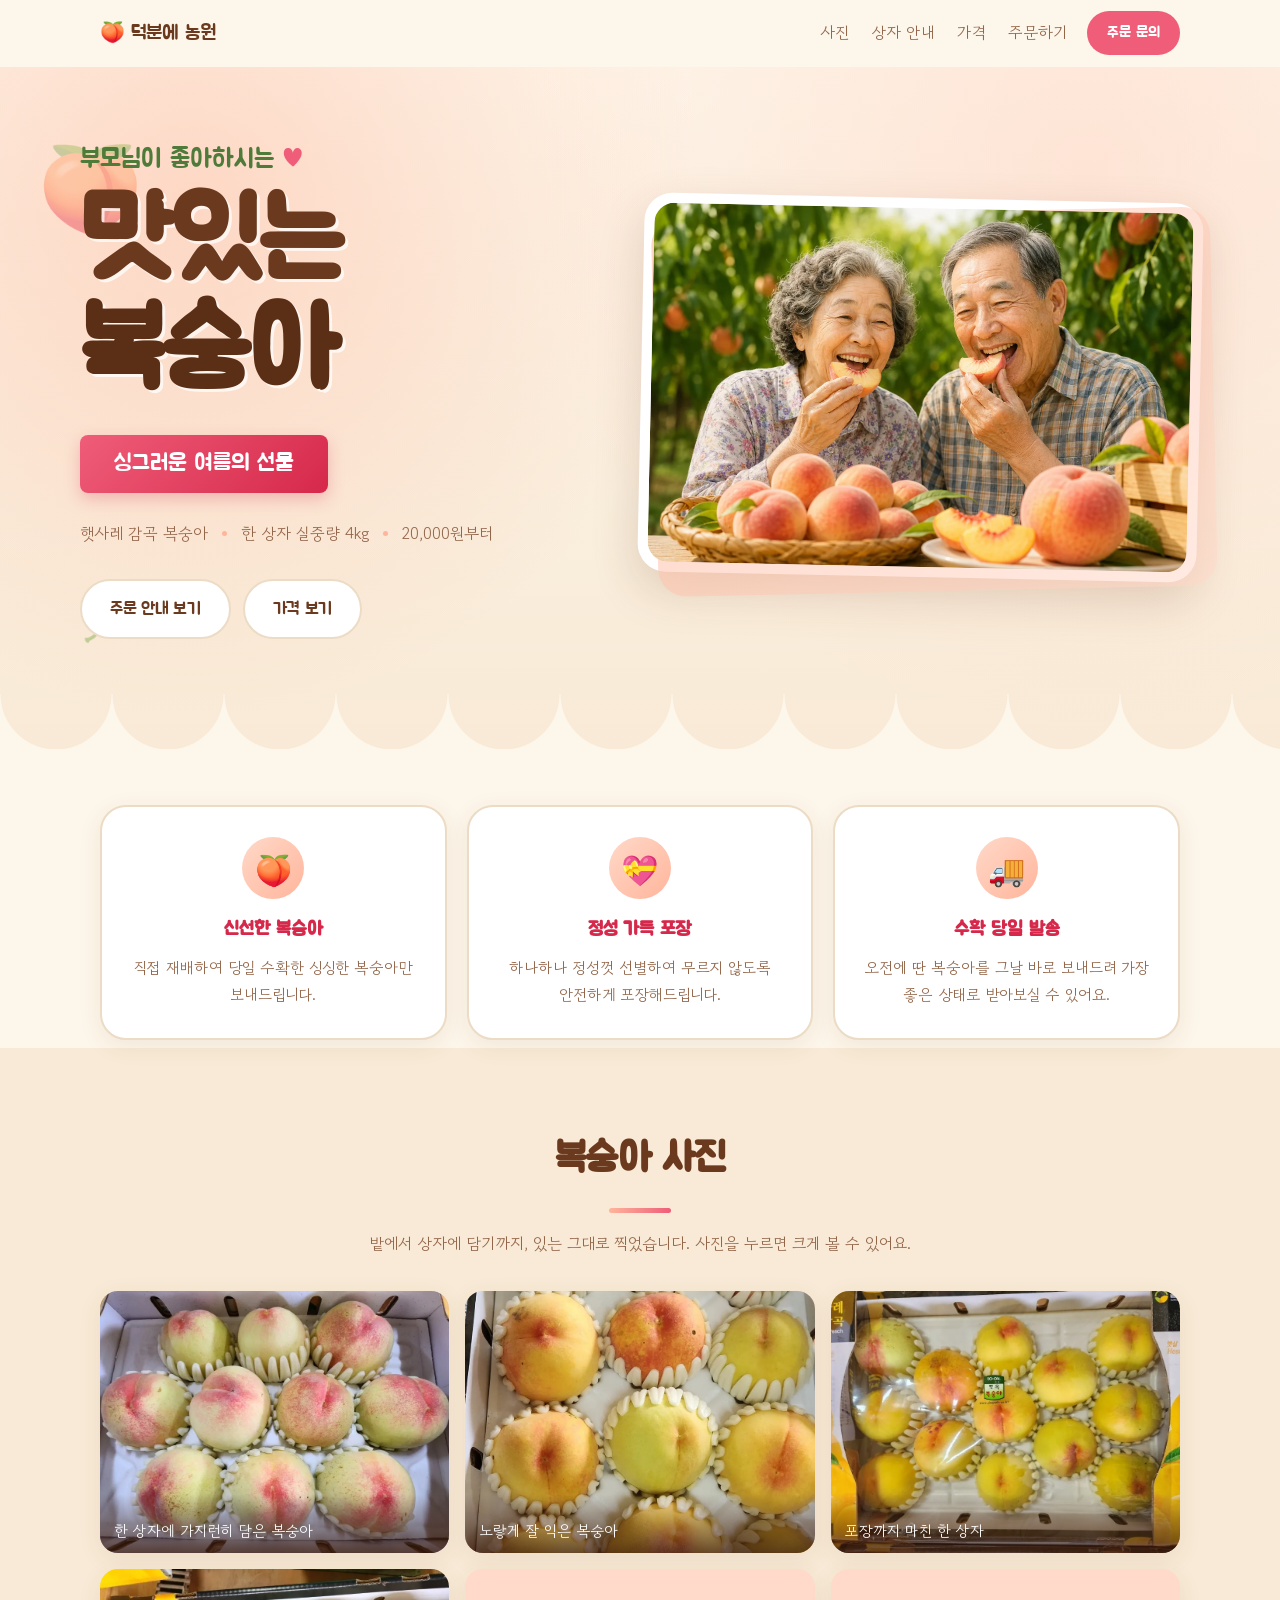
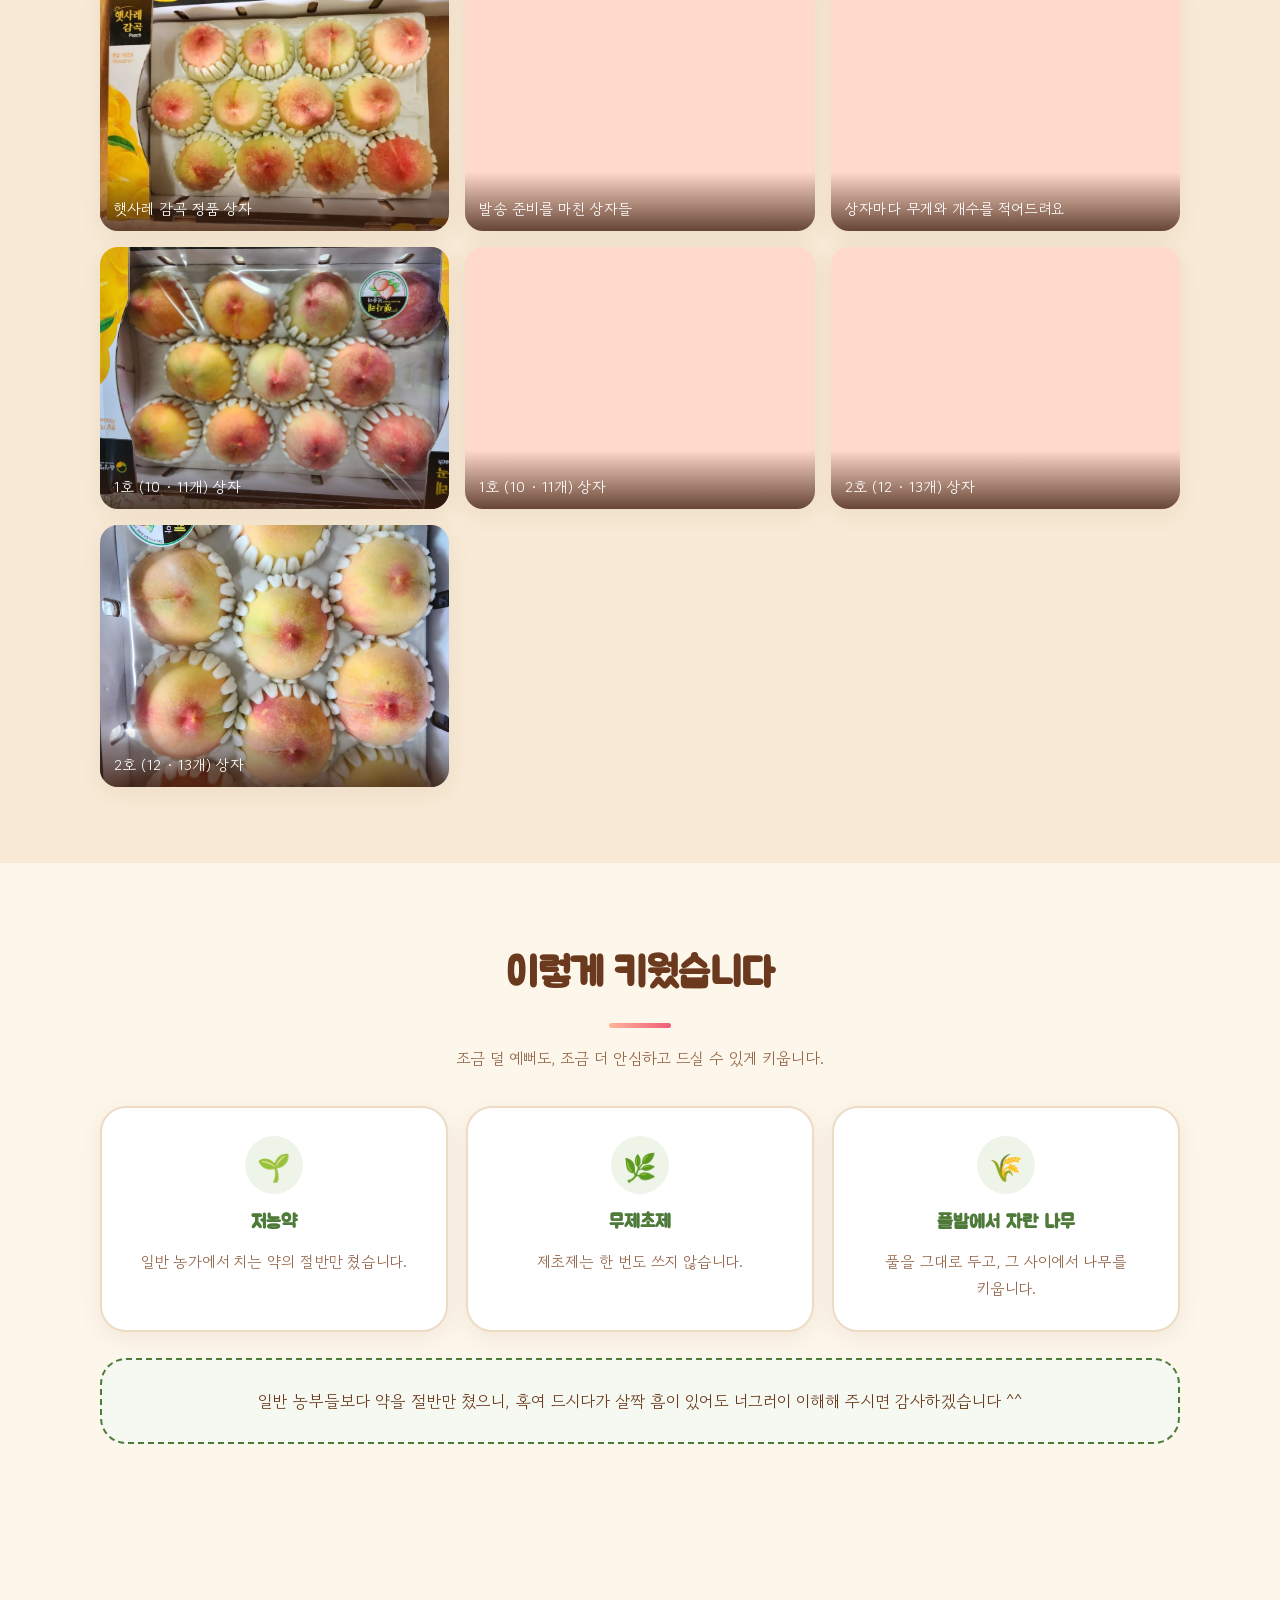
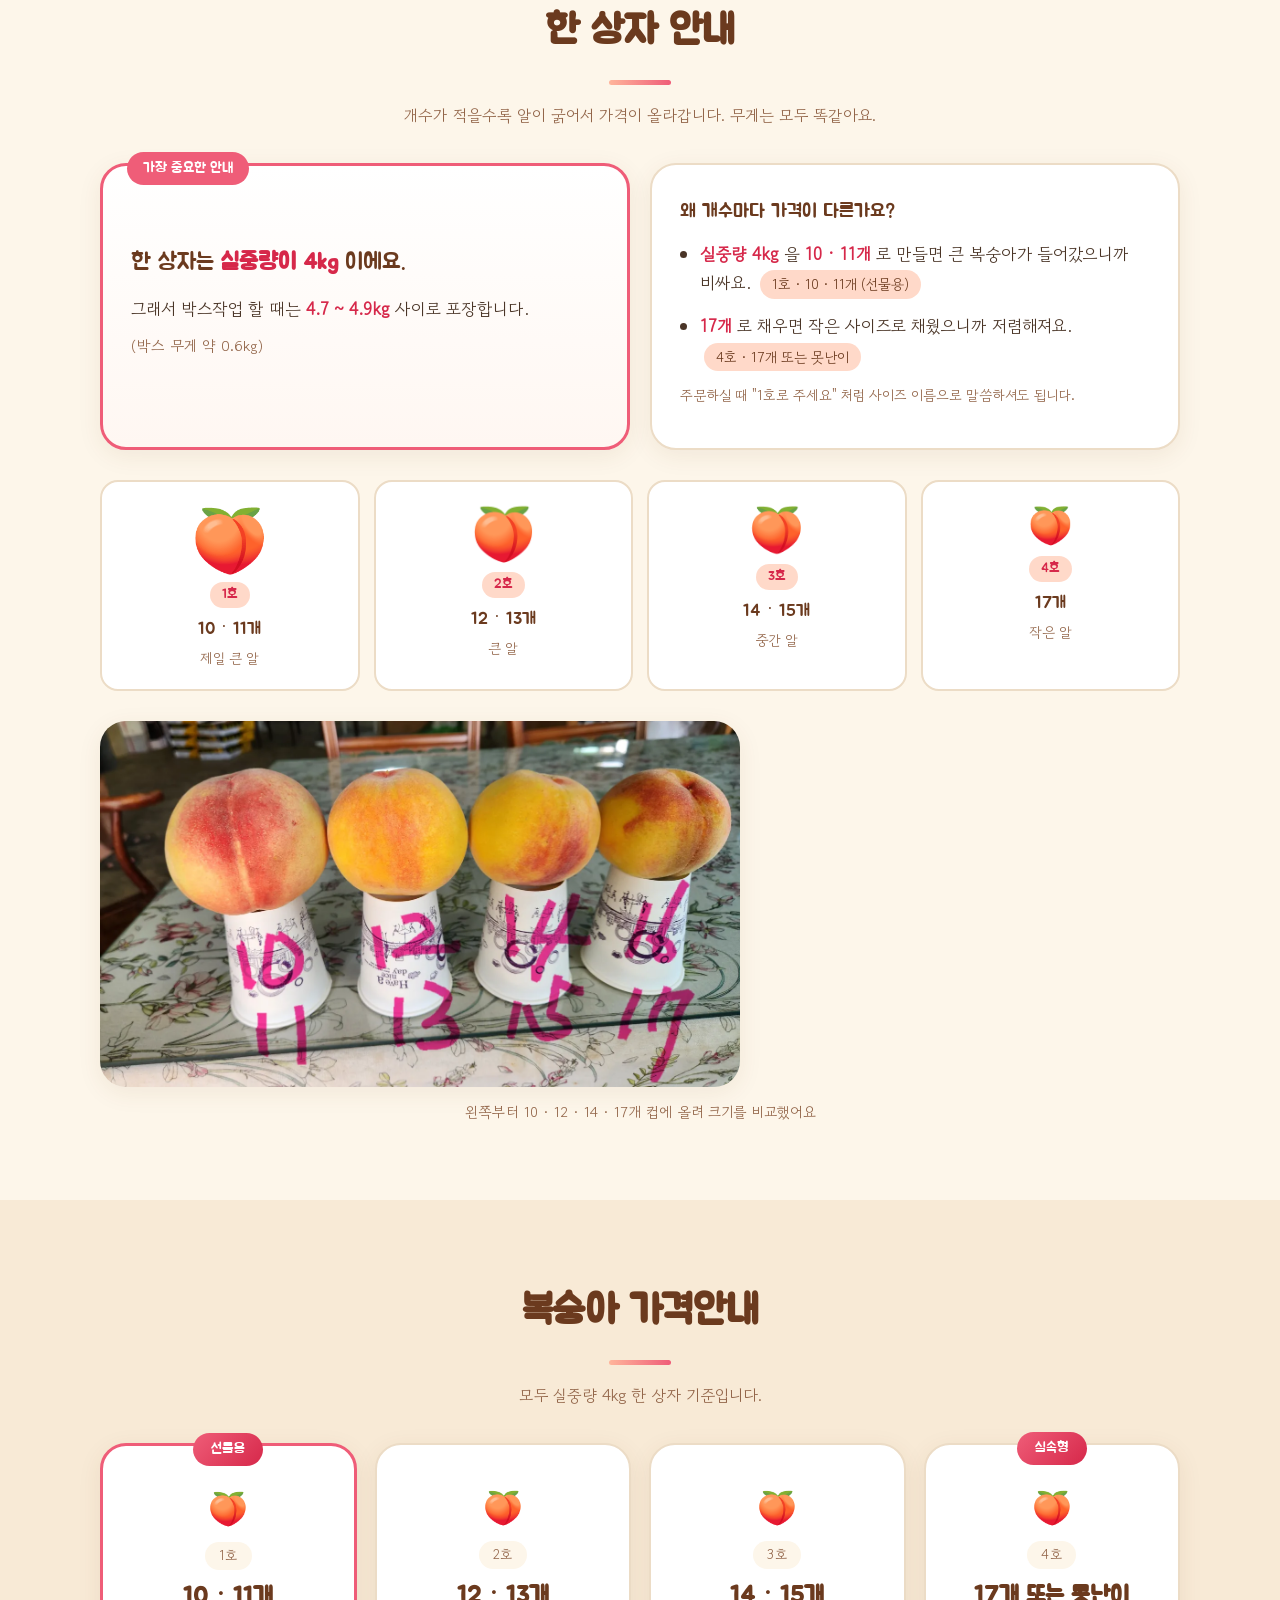
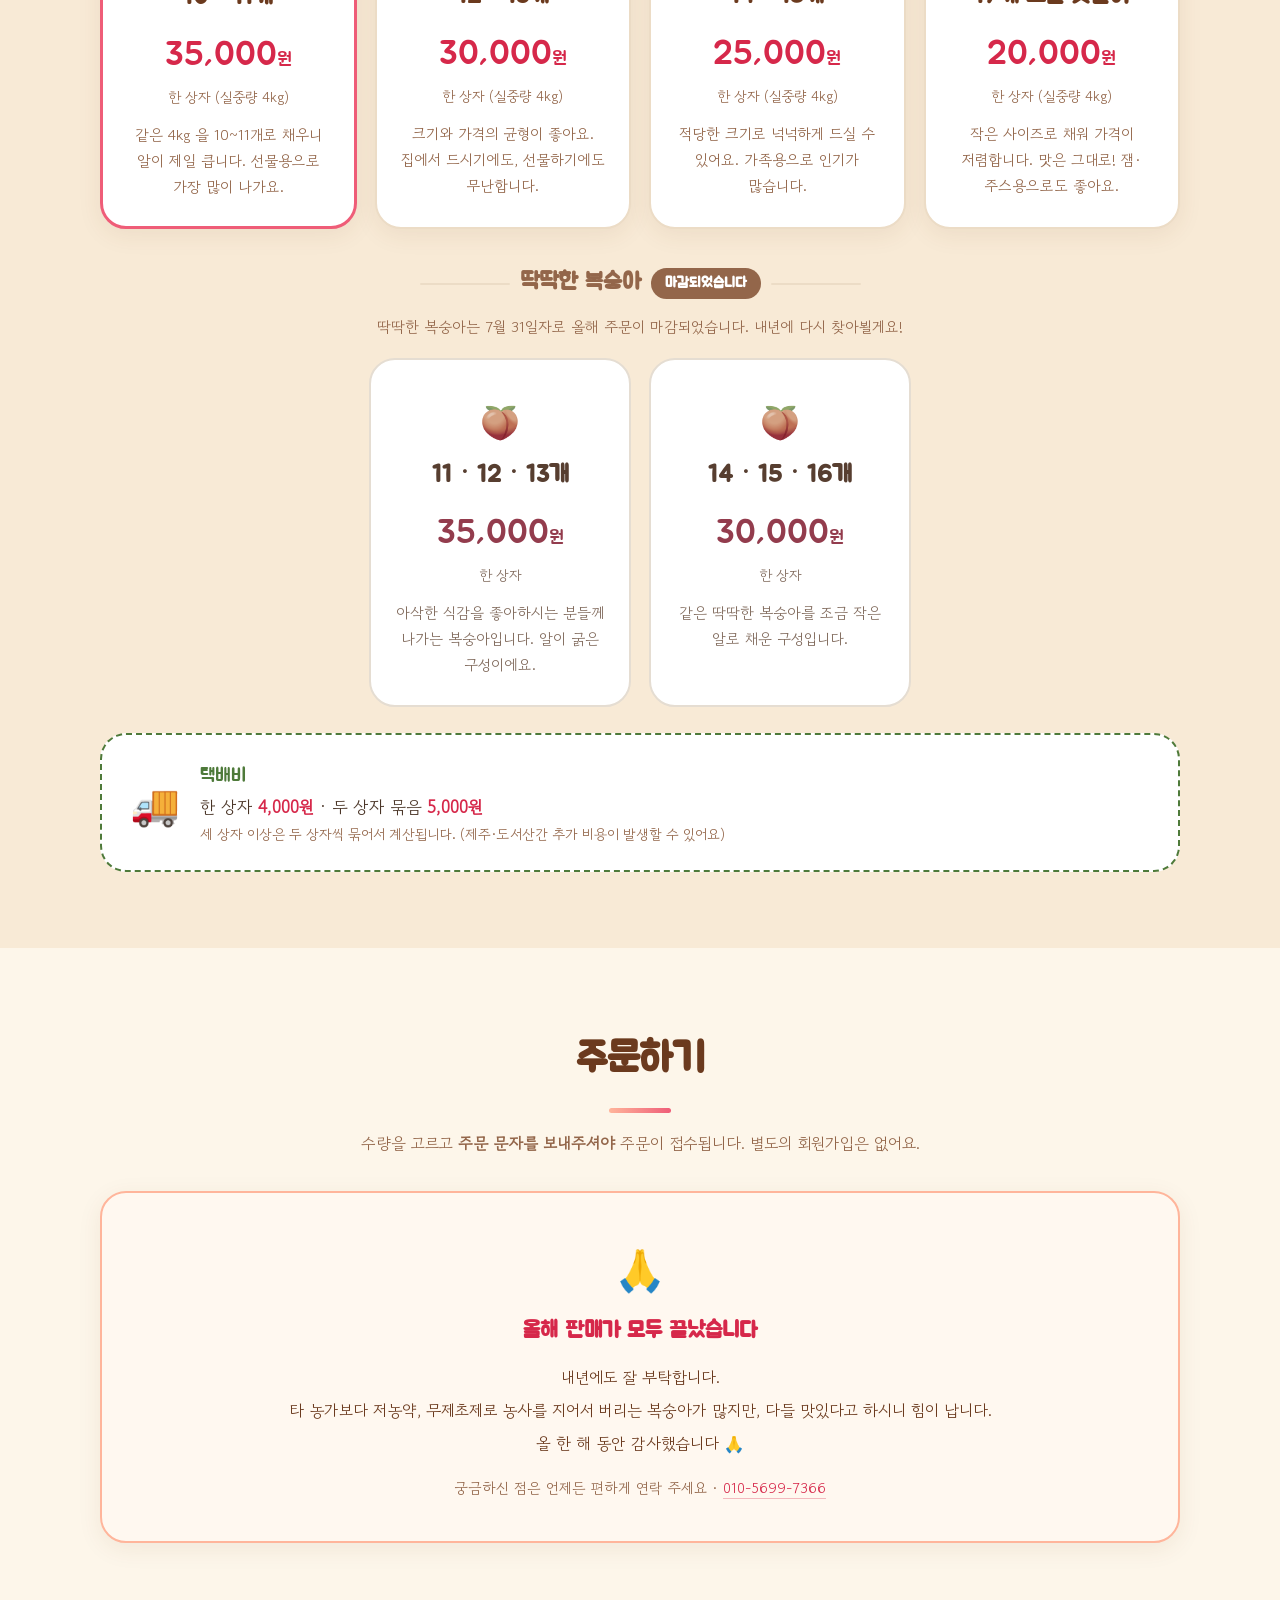
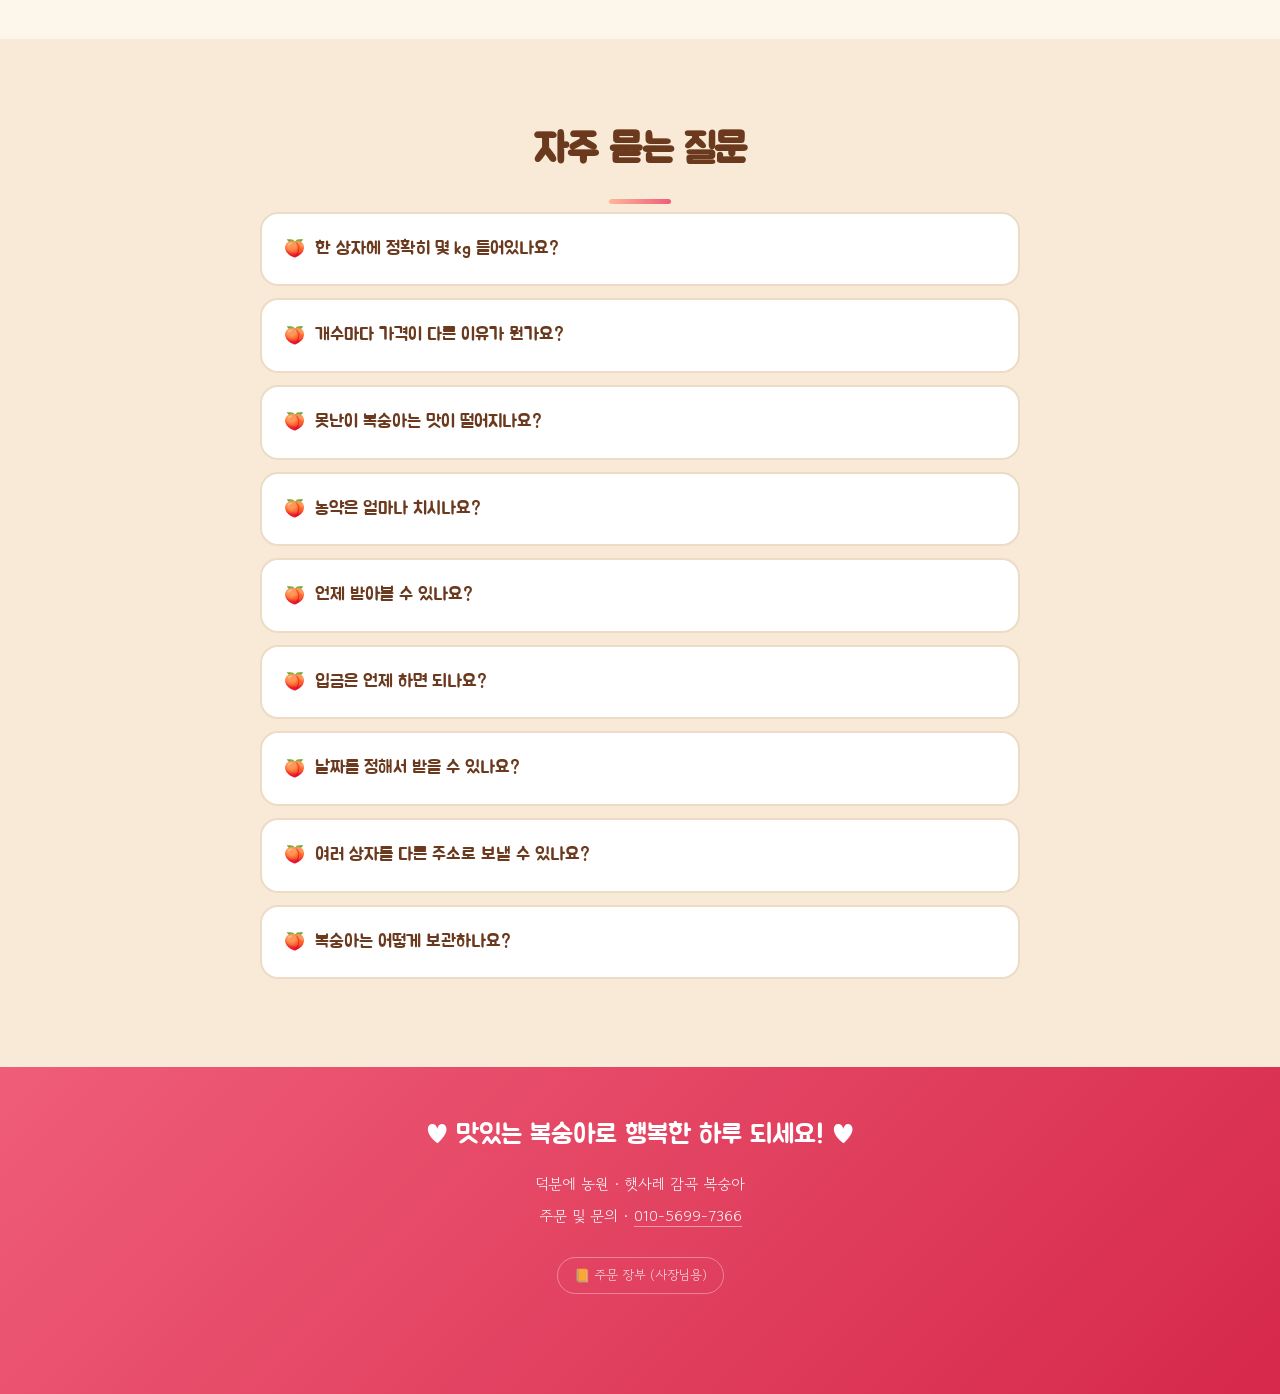
<file: index.html>
<!DOCTYPE html>
<html lang="ko">
<head>
<meta charset="UTF-8">
<meta name="viewport" content="width=device-width, initial-scale=1">
<title>덕분에 농원 · 맛있는 복숭아</title>
<meta name="description" content="직접 재배하여 당일 수확한 햇사레 감곡 복숭아. 한 상자 실중량 4kg, 20,000원부터. 부모님이 좋아하시는 싱그러운 여름의 선물.">

<!-- 카카오톡·문자로 링크 공유할 때 보이는 미리보기 -->
<meta property="og:type" content="website">
<meta property="og:title" content="덕분에 농원 · 맛있는 복숭아">
<meta property="og:description" content="당일 수확한 햇사레 감곡 복숭아 · 한 상자 실중량 4kg · 20,000원부터">
<meta property="og:image" content="assets/images/peach-og.jpg">

<link rel="icon" href="data:image/svg+xml,<svg xmlns='http://www.w3.org/2000/svg' viewBox='0 0 100 100'><text y='.9em' font-size='90'>🍑</text></svg>">
<link rel="preconnect" href="https://fonts.googleapis.com">
<link rel="preconnect" href="https://fonts.gstatic.com" crossorigin>
<link href="https://fonts.googleapis.com/css2?family=Gowun+Dodum&family=Jua&display=swap" rel="stylesheet">
<link rel="stylesheet" href="assets/css/style.css">
</head>
<body>

<!-- ══════════ 상단 메뉴 ══════════ -->
<header class="nav" id="nav">
  <div class="nav__inner">
    <a class="nav__logo" href="#top">🍑 덕분에 농원</a>
    <nav class="nav__links">
      <a href="#gallery">사진</a>
      <a href="#box">상자 안내</a>
      <a href="#price">가격</a>
      <a href="#order">주문하기</a>
    </nav>
    <a class="nav__call" id="navCall" href="#order">주문 문의</a>
  </div>
</header>

<!-- ══════════ 히어로 ══════════ -->
<section class="hero" id="top">
  <div class="hero__deco hero__deco--1">🍑</div>
  <div class="hero__deco hero__deco--3">🌿</div>

  <div class="hero__inner">
    <div class="hero__text">
      <p class="hero__eyebrow">부모님이 좋아하시는 <span class="heart">♥</span></p>
      <h1 class="hero__title">맛있는<br><span class="hero__title--big">복숭아</span></h1>
      <p class="hero__ribbon">싱그러운 여름의 선물</p>

      <div class="hero__meta">
        <span>햇사레 감곡 복숭아</span>
        <span class="dot"></span>
        <span>한 상자 실중량 4kg</span>
        <span class="dot"></span>
        <span>20,000원부터</span>
      </div>

    </div>

    <figure class="hero__photo">
      <picture>
        <source srcset="assets/images/peach-hero.webp" type="image/webp">
        <img src="assets/images/peach-hero.jpg"
             alt="복숭아 밭에서 갓 딴 복숭아를 맛있게 드시는 어르신 부부"
             width="1400" height="933" fetchpriority="high" decoding="async">
      </picture>
    </figure>

    <!-- 모바일에서는 사진 다음에 오도록 CSS 로 자리를 잡습니다 -->
    <div class="hero__cta">
      <a class="btn btn--primary" id="ctaHero" href="#order">주문하기</a>
      <a class="btn btn--ghost" href="#price">가격 보기</a>
    </div>
  </div>

  <div class="hero__wave" aria-hidden="true"></div>
</section>

<!-- ══════════ 농원 자랑 ══════════ -->
<section class="features">
  <div class="wrap features__grid" id="featureGrid"><!-- JS 생성 --></div>
</section>

<!-- ══════════ 사진 갤러리 ══════════ -->
<section class="section section--tint" id="gallery">
  <div class="wrap">
    <h2 class="h2">복숭아 사진</h2>
    <p class="sub">밭에서 상자에 담기까지, 있는 그대로 찍었습니다. 사진을 누르면 크게 볼 수 있어요.</p>
    <div class="gallery" id="galleryGrid"><!-- JS 생성 --></div>
  </div>
</section>

<!-- ══════════ 농사 이야기 ══════════ -->
<section class="section" id="farming">
  <div class="wrap" id="farmingBox"><!-- JS 생성 --></div>
</section>

<!-- ══════════ 상자 안내 ══════════ -->
<section class="section" id="box">
  <div class="wrap">
    <h2 class="h2">한 상자 안내</h2>
    <p class="sub">개수가 적을수록 알이 굵어서 가격이 올라갑니다. 무게는 모두 똑같아요.</p>

    <div class="boxinfo">
      <div class="boxinfo__card boxinfo__card--main">
        <div class="boxinfo__badge">가장 중요한 안내</div>
        <p class="boxinfo__lead">한 상자는 <b>실중량이 4kg</b> 이에요.</p>
        <p>그래서 박스작업 할 때는 <b>4.7 ~ 4.9kg</b> 사이로 포장합니다.</p>
        <p class="boxinfo__note">(박스 무게 약 0.6kg)</p>
      </div>

      <div class="boxinfo__card">
        <p class="boxinfo__q">왜 개수마다 가격이 다른가요?</p>
        <ul class="boxinfo__list">
          <li><b>실중량 4kg</b> 을 <b>10 · 11개</b> 로 만들면 큰 복숭아가 들어갔으니까 비싸요.
            <span class="chip">1호 · 10 · 11개 (선물용)</span></li>
          <li><b>17개</b> 로 채우면 작은 사이즈로 채웠으니까 저렴해져요.
            <span class="chip">4호 · 17개 또는 못난이</span></li>
        </ul>
        <p class="boxinfo__hint">주문하실 때 "1호로 주세요" 처럼 사이즈 이름으로 말씀하셔도 됩니다.</p>
      </div>
    </div>

    <!-- 크기 비교 시각화 -->
    <div class="sizebar" id="sizeBar"><!-- JS 생성 --></div>

    <!-- 실제 크기 비교 사진 -->
    <figure class="sizephoto reveal" id="sizePhoto" hidden><!-- JS 생성 --></figure>
  </div>
</section>

<!-- ══════════ 가격표 ══════════ -->
<section class="section section--tint" id="price">
  <div class="wrap">
    <h2 class="h2">복숭아 가격안내</h2>
    <p class="sub">모두 실중량 4kg 한 상자 기준입니다.</p>

    <div class="pricegrid" id="priceGrid"><!-- JS 생성 --></div>

    <div class="shipping">
      <div class="shipping__icon">🚚</div>
      <div>
        <p class="shipping__title">택배비</p>
        <p class="shipping__row">한 상자 <b id="ship1">4,000원</b> · 두 상자 묶음 <b id="ship2">5,000원</b></p>
        <p class="shipping__note" id="shipNote"></p>
      </div>
    </div>
  </div>
</section>

<!-- ══════════ 주문 계산기 + 주문서 ══════════ -->
<section class="section" id="order">
  <div class="wrap">
    <h2 class="h2">주문하기</h2>
    <p class="sub">수량을 고르고 <b>주문 문자를 보내주셔야</b> 주문이 접수됩니다. 별도의 회원가입은 없어요.</p>

    <!-- 판매 일시중단 안내 (site-data.js 의 SALE_PAUSE.active 가 true 일 때만 보입니다) -->
    <div class="pause reveal" id="salePause" hidden><!-- JS 생성 --></div>

    <!-- 주문 전 안내 (내용은 site-data.js 의 ORDER_NOTICES) -->
    <div class="notice reveal" id="orderNotice"><!-- JS 생성 --></div>

    <div class="order" id="orderGrid">
      <!-- 왼쪽: 수량 선택 -->
      <div class="order__panel">
        <h3 class="h3">1. 수량 선택</h3>
        <div class="qty" id="qtyList"><!-- JS 생성 --></div>

        <div class="total">
          <div class="total__row"><span>상품 금액</span><b id="sumProduct">0원</b></div>
          <div class="total__row"><span>택배비 <em id="sumBoxCount"></em></span><b id="sumShip">0원</b></div>
          <div class="total__row total__row--final"><span>합계</span><b id="sumTotal">0원</b></div>
        </div>
      </div>

      <!-- 오른쪽: 주문자 · 받는 분 정보 -->
      <div class="order__panel">
        <h3 class="h3">2. 주문자 · 받는 분 정보</h3>
        <p class="order__hint">아래 칸을 채우면 보낼 문자 내용이 자동으로 만들어집니다. 입력한 내용은 서버로 전송되지 않고 이 화면에서만 사용돼요.</p>

        <label class="field"><span>보내는이 (주문자) 성함</span>
          <input type="text" id="fOrderer" placeholder="김철수" autocomplete="name"></label>

        <label class="field field--check">
          <input type="checkbox" id="chkSameName" checked>
          <span>받는 분 성함이 저와 같아요</span>
        </label>

        <label class="field" id="fieldReceiver" hidden><span>받는 분 성함</span>
          <input type="text" id="fName" placeholder="김영희" autocomplete="name"></label>

        <label class="field"><span>전화번호 <em>(받는 분)</em></span>
          <input type="tel" id="fPhone" placeholder="010-1234-5678" autocomplete="tel"></label>
        <label class="field"><span>주소 <em>(받는 분)</em></span>
          <textarea id="fAddr" rows="2" placeholder="충북 충주시 ○○로 12, 101동 1001호" autocomplete="street-address"></textarea></label>
        <label class="field"><span>남기실 말씀 <em>(선택)</em></span>
          <textarea id="fMemo" rows="2" placeholder="예) 8월 5일 이후에 보내주세요 / 부재 시 경비실에 맡겨주세요"></textarea></label>

        <h3 class="h3 h3--mt">3. 주문 문자 보내기</h3>

        <!-- 여기서 끝난 걸로 착각하지 않도록 크게 알립니다 -->
        <div class="mustsend">
          <p class="mustsend__head">📩 주문 문자를 보내야 주문이 됩니다</p>
          <p class="mustsend__text">
            여기까지 채우신 것만으로는 <b>아직 주문이 접수되지 않았습니다.</b>
            아래 <b>주문 문자 보내기</b> 버튼을 눌러 문자를 <b>전송</b>해주셔야
            사장님께 주문이 전달됩니다.
          </p>
        </div>

        <p class="order__previewlabel">보낼 문자 내용</p>
        <pre class="preview" id="preview"></pre>

        <div class="order__actions">
          <a class="btn btn--primary btn--send" id="btnSms" href="#">📩 주문 문자 보내기</a>
        </div>
        <div class="order__actions order__actions--sub">
          <button class="btn btn--ghost" id="btnCopy" type="button">주문서 복사하기</button>
          <a class="btn btn--ghost" id="btnTel" href="#">전화로 주문하기</a>
        </div>

        <!-- 문자 보내기를 누른 뒤에만 나타납니다 -->
        <p class="order__sent" id="sentHint" hidden>
          ✅ 문자 앱이 열렸습니다. <b>보내기(전송) 버튼까지 꼭 눌러주세요.</b>
          전송해야 사장님께 주문이 들어갑니다.
        </p>

        <p class="order__pchint" id="pcHint" hidden>
          💡 휴대폰으로 이 페이지를 열면 <b>문자 앱이 바로 열립니다.</b>
          컴퓨터에서는 주문서를 복사해서 문자로 붙여넣어 보내주세요.
        </p>
        <p class="order__phone">주문 및 문의 · <b id="phoneText">010-0000-0000</b></p>
      </div>
    </div>
  </div>
</section>

<!-- ══════════ 자주 묻는 질문 ══════════ -->
<section class="section section--tint">
  <div class="wrap wrap--narrow">
    <h2 class="h2">자주 묻는 질문</h2>

    <details class="faq"><summary>한 상자에 정확히 몇 kg 들어있나요?</summary>
      <p>복숭아만의 실중량이 4kg 입니다. 박스 무게(약 0.6kg)를 포함해서 저울에 올리면 4.7~4.9kg 사이가 나오도록 담습니다.</p></details>

    <details class="faq"><summary>개수마다 가격이 다른 이유가 뭔가요?</summary>
      <p>무게는 4kg 으로 같지만, 개수가 적을수록 한 알이 큽니다. 10~11개짜리는 굵은 복숭아만 골라 담아 선물용으로 나가고, 17개짜리는 작은 알로 채워 가격이 저렴합니다. 당도와 맛은 같습니다.</p></details>

    <details class="faq"><summary>못난이 복숭아는 맛이 떨어지나요?</summary>
      <p>아닙니다. 겉에 흠집이 있거나 모양이 고르지 않을 뿐, 당도와 신선도는 똑같습니다. 집에서 드시거나 잼·주스용으로 아주 좋아요.</p></details>

    <details class="faq"><summary>농약은 얼마나 치시나요?</summary>
      <p><b>일반 농가에서 치는 약의 절반만</b> 칩니다. 제초제는 아예 쓰지 않고, 풀을 그대로 둔 풀밭에서 나무를 키웁니다. 대신 약을 적게 친 만큼 겉에 <b>살짝 흠이 있을 수 있습니다.</b> 맛과 당도에는 영향이 없으니 너그러이 이해해주시면 감사하겠습니다.</p></details>

    <details class="faq"><summary>언제 받아볼 수 있나요?</summary>
      <p>복숭아는 익는 대로 따기 때문에 수확하는 날이 유동적입니다. 날씨와 익는 정도에 따라 하루 이틀 앞뒤로 움직일 수 있어서, 받으시는 날짜도 미리 딱 정해드리기가 어렵습니다. 대신 <b>수확해서 보내드리는 날 미리 연락드립니다.</b> 발송한 뒤에는 보통 다음 날 도착하며, 주말·공휴일과 택배사 사정에 따라 하루 정도 늦어질 수 있습니다.</p></details>

    <details class="faq"><summary>입금은 언제 하면 되나요?</summary>
      <p>주문 문자를 보내주시면 남은 수량을 확인해서 답장드립니다. <b>그때 안내해드리는 계좌로 입금해주세요.</b> 수량이 변동될 수 있어 미리 입금하시면 오히려 번거로워질 수 있습니다. 계좌번호는 안전을 위해 사이트에 올리지 않고 주문하신 분께만 따로 알려드립니다.</p></details>

    <details class="faq"><summary>날짜를 정해서 받을 수 있나요?</summary>
      <p>"○월 ○일 이후에 보내주세요" 처럼 <b>받고 싶지 않은 기간</b>을 알려주시면 그때를 피해서 보내드립니다. 다만 수확 사정에 따라 딱 그날 맞춰 보내드리기는 어려울 수 있으니, 주문하실 때 남기실 말씀에 적어주시면 최대한 맞춰보겠습니다.</p></details>

    <details class="faq"><summary>여러 상자를 다른 주소로 보낼 수 있나요?</summary>
      <p>가능합니다. 주문서에 받는 분별로 이름·전화번호·주소를 각각 적어서 보내주세요.</p></details>

    <details class="faq"><summary>복숭아는 어떻게 보관하나요?</summary>
      <p>복숭아는 상온에서 익습니다. 받으신 뒤 서늘한 곳에 두었다가 드시기 2~3시간 전에 냉장고에 넣으면 가장 맛있습니다. 무르기 쉬우니 겹쳐 쌓지 말고 펼쳐서 보관해주세요.</p></details>
  </div>
</section>

<!-- ══════════ 푸터 ══════════ -->
<footer class="footer">
  <p class="footer__msg">♥ 맛있는 복숭아로 행복한 하루 되세요! ♥</p>
  <p class="footer__farm">덕분에 농원 · 햇사레 감곡 복숭아</p>
  <p class="footer__phone" id="footerPhone"></p>
  <a class="footer__admin" href="orders.html">📒 주문 장부 (사장님용)</a>
</footer>

<!-- 모바일 하단 고정 주문 버튼 -->
<a class="floatcta" href="#order">🍑 주문하기</a>

<!-- 사진 크게보기 -->
<div class="lightbox" id="lightbox" hidden>
  <button class="lightbox__close" id="lbClose" aria-label="닫기">✕</button>
  <button class="lightbox__nav lightbox__nav--prev" id="lbPrev" aria-label="이전 사진">‹</button>
  <picture class="lightbox__pic">
    <source id="lbSource" type="image/webp">
    <img class="lightbox__img" id="lbImg" alt="">
  </picture>
  <button class="lightbox__nav lightbox__nav--next" id="lbNext" aria-label="다음 사진">›</button>
  <p class="lightbox__caption" id="lbCaption"></p>
</div>

<!-- 복사 완료 알림 -->
<div class="toast" id="toast"></div>

<script src="assets/js/site-data.js"></script>
<script src="assets/js/main.js"></script>
</body>
</html>
</file>
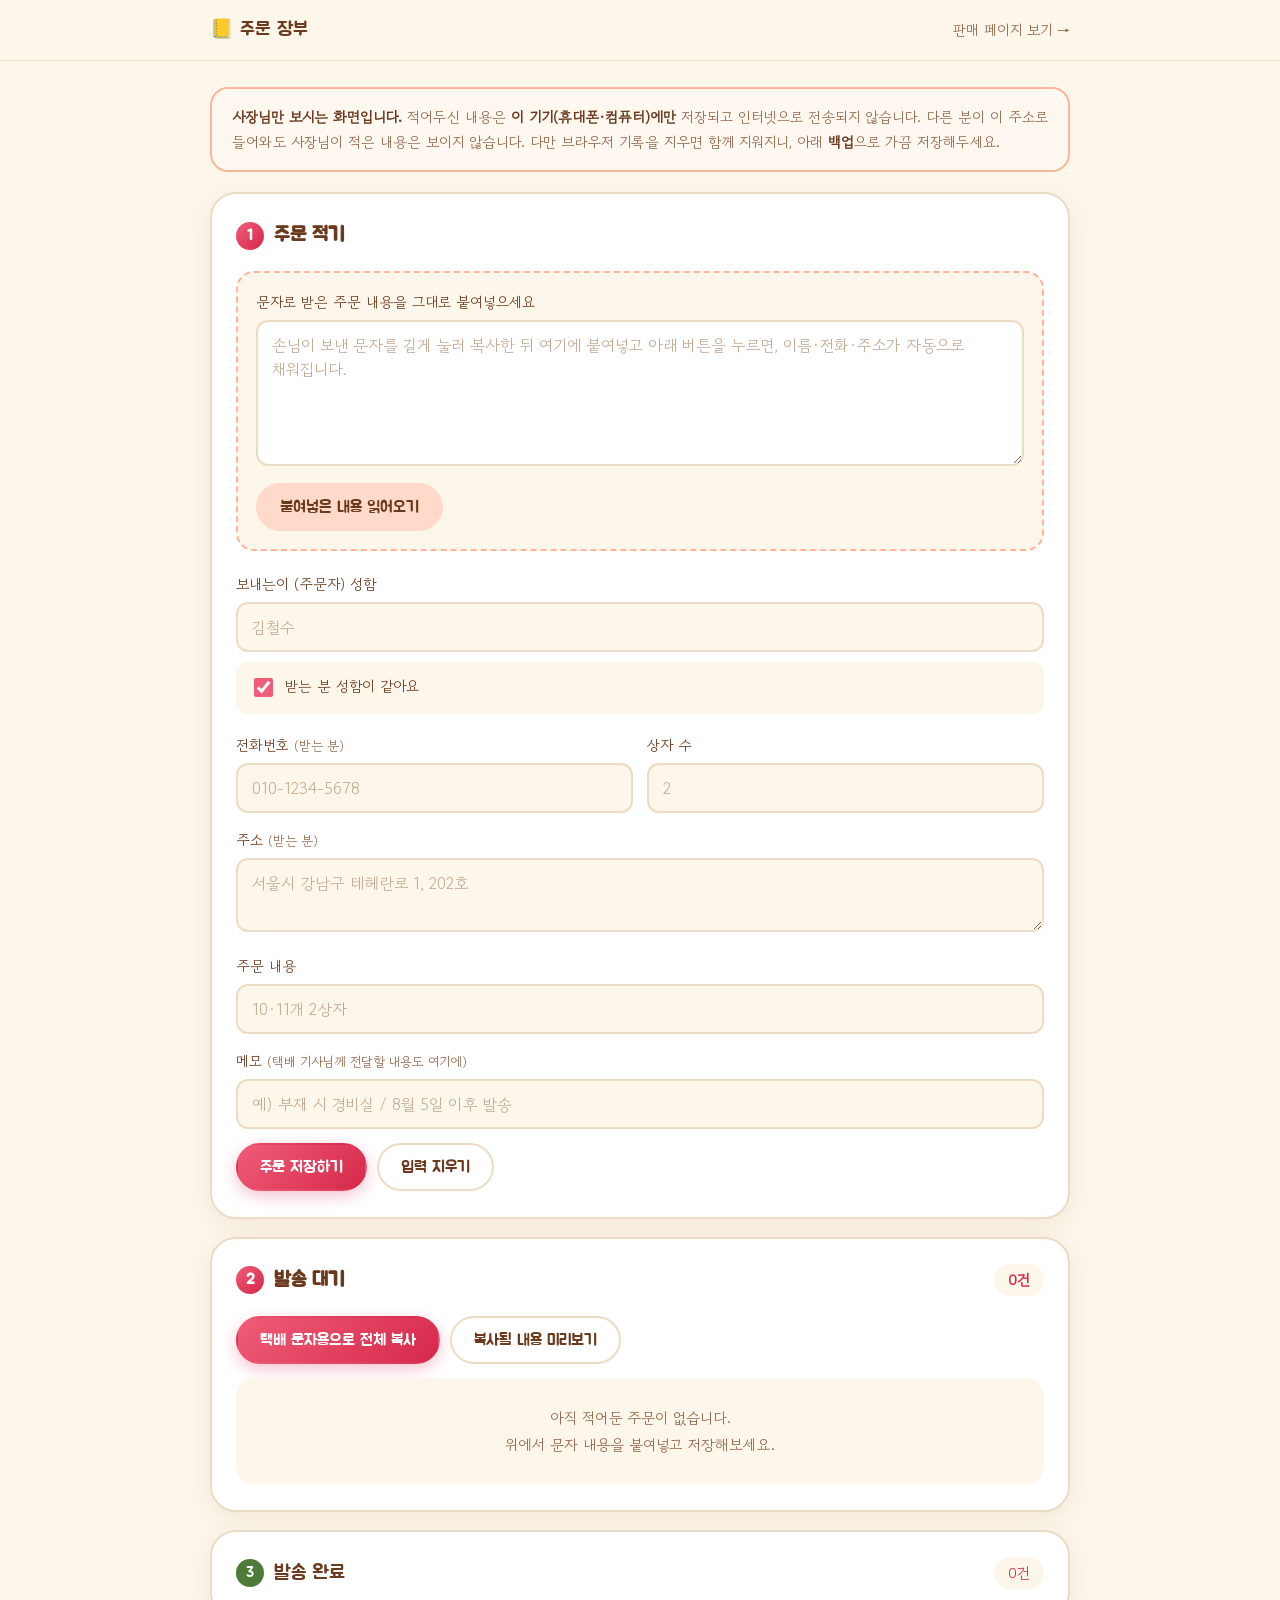
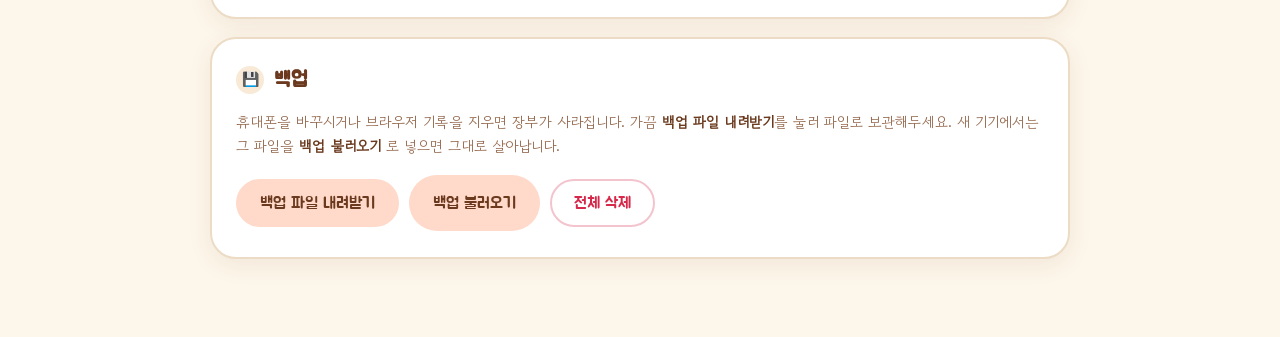
<file: orders.html>
<!DOCTYPE html>
<html lang="ko">
<head>
<meta charset="UTF-8">
<meta name="viewport" content="width=device-width, initial-scale=1">
<title>주문 장부 · 덕분에 농원</title>
<meta name="robots" content="noindex, nofollow">
<meta name="description" content="덕분에 농원 주문 기록장 (사장님용)">

<link rel="icon" href="data:image/svg+xml,<svg xmlns='http://www.w3.org/2000/svg' viewBox='0 0 100 100'><text y='.9em' font-size='90'>📒</text></svg>">
<link rel="preconnect" href="https://fonts.googleapis.com">
<link rel="preconnect" href="https://fonts.gstatic.com" crossorigin>
<link href="https://fonts.googleapis.com/css2?family=Gowun+Dodum&family=Jua&display=swap" rel="stylesheet">
<link rel="stylesheet" href="assets/css/style.css">
<link rel="stylesheet" href="assets/css/orders.css">
</head>
<body class="ledger">

<header class="lhead">
  <div class="lhead__inner">
    <span class="lhead__title">📒 주문 장부</span>
    <a class="lhead__link" href="index.html">판매 페이지 보기 →</a>
  </div>
</header>

<main class="lwrap">

  <!-- 안내 -->
  <p class="lnote">
    <b>사장님만 보시는 화면입니다.</b>
    적어두신 내용은 <b>이 기기(휴대폰·컴퓨터)에만</b> 저장되고 인터넷으로 전송되지 않습니다.
    다른 분이 이 주소로 들어와도 사장님이 적은 내용은 보이지 않습니다.
    다만 브라우저 기록을 지우면 함께 지워지니, 아래 <b>백업</b>으로 가끔 저장해두세요.
  </p>

  <!-- ══════════ 1. 주문 추가 ══════════ -->
  <section class="lcard">
    <h2 class="lcard__title"><span class="lstep">1</span> 주문 적기</h2>

    <div class="lpaste">
      <label class="lfield">
        <span>문자로 받은 주문 내용을 그대로 붙여넣으세요</span>
        <textarea id="pasteBox" rows="5" placeholder="손님이 보낸 문자를 길게 눌러 복사한 뒤 여기에 붙여넣고 아래 버튼을 누르면, 이름·전화·주소가 자동으로 채워집니다."></textarea>
      </label>
      <button class="lbtn lbtn--sub" type="button" id="btnParse">붙여넣은 내용 읽어오기</button>
    </div>

    <label class="lfield"><span>보내는이 (주문자) 성함</span>
      <input type="text" id="fOrderer" placeholder="김철수"></label>

    <label class="lfield lfield--check">
      <input type="checkbox" id="chkSameName" checked>
      <span>받는 분 성함이 같아요</span>
    </label>

    <label class="lfield" id="fieldReceiver" hidden><span>받는 분 성함</span>
      <input type="text" id="fName" placeholder="김영희"></label>

    <div class="lgrid">
      <label class="lfield"><span>전화번호 <em>(받는 분)</em></span>
        <input type="tel" id="fPhone" placeholder="010-1234-5678"></label>
      <label class="lfield"><span>상자 수</span>
        <input type="number" id="fBoxes" min="0" max="999" placeholder="2" inputmode="numeric"></label>
    </div>

    <label class="lfield"><span>주소 <em>(받는 분)</em></span>
      <textarea id="fAddr" rows="2" placeholder="서울시 강남구 테헤란로 1, 202호"></textarea></label>

    <label class="lfield"><span>주문 내용</span>
      <input type="text" id="fItems" placeholder="10·11개 2상자"></label>

    <label class="lfield"><span>메모 <em>(택배 기사님께 전달할 내용도 여기에)</em></span>
      <input type="text" id="fMemo" placeholder="예) 부재 시 경비실 / 8월 5일 이후 발송"></label>

    <div class="lactions">
      <button class="lbtn lbtn--main" type="button" id="btnSave">주문 저장하기</button>
      <button class="lbtn lbtn--ghost" type="button" id="btnReset">입력 지우기</button>
      <span class="ledit" id="editingTag" hidden>수정 중</span>
    </div>
  </section>

  <!-- ══════════ 2. 발송 대기 ══════════ -->
  <section class="lcard">
    <h2 class="lcard__title">
      <span class="lstep">2</span> 발송 대기
      <span class="lcount" id="waitCount">0건</span>
    </h2>

    <div class="lactions lactions--top">
      <button class="lbtn lbtn--main" type="button" id="btnCopyAll">택배 문자용으로 전체 복사</button>
      <button class="lbtn lbtn--ghost" type="button" id="btnPreview">복사될 내용 미리보기</button>
    </div>

    <pre class="lpreview" id="copyPreview" hidden></pre>

    <div class="llist" id="waitList"></div>
  </section>

  <!-- ══════════ 3. 발송 완료 ══════════ -->
  <section class="lcard">
    <details id="doneBox">
      <summary class="lcard__title lcard__title--sum">
        <span class="lstep lstep--done">3</span> 발송 완료
        <span class="lcount" id="doneCount">0건</span>
      </summary>
      <div class="llist" id="doneList"></div>
    </details>
  </section>

  <!-- ══════════ 4. 백업 ══════════ -->
  <section class="lcard">
    <h2 class="lcard__title"><span class="lstep lstep--plain">💾</span> 백업</h2>
    <p class="lhelp">
      휴대폰을 바꾸시거나 브라우저 기록을 지우면 장부가 사라집니다.
      가끔 <b>백업 파일 내려받기</b>를 눌러 파일로 보관해두세요.
      새 기기에서는 그 파일을 <b>백업 불러오기</b> 로 넣으면 그대로 살아납니다.
    </p>
    <div class="lactions">
      <button class="lbtn lbtn--sub" type="button" id="btnExport">백업 파일 내려받기</button>
      <label class="lbtn lbtn--sub lbtn--file">
        백업 불러오기
        <input type="file" id="fileImport" accept="application/json,.json" hidden>
      </label>
      <button class="lbtn lbtn--danger" type="button" id="btnClear">전체 삭제</button>
    </div>
  </section>

</main>

<div class="toast" id="toast"></div>

<script src="assets/js/site-data.js"></script>
<script src="assets/js/orders.js"></script>
</body>
</html>
</file>
<file: assets/css/style.css>
/* ══════════════════════════════════════════════
   덕분에 농원 · 복숭아 판매 사이트
   포스터의 색감(크림 / 복숭아빛 / 진한 갈색)을 그대로 옮겼습니다.
   ══════════════════════════════════════════════ */

:root {
  --cream:      #fdf6ea;
  --cream-deep: #f8ead6;
  --paper:      #ffffff;
  --peach:      #ffb59b;
  --peach-soft: #ffd9c9;
  --pink:       #ef5d78;
  --pink-deep:  #d6284a;
  --brown:      #6b3a1e;
  --brown-soft: #93664a;
  --green:      #4e7a3a;
  --gold:       #f0a03c;
  --ink:        #4a3527;
  --line:       #ecdcc6;

  --radius:     18px;
  --radius-lg:  26px;
  --shadow:     0 6px 24px rgba(107, 58, 30, .08);
  --shadow-lg:  0 14px 40px rgba(107, 58, 30, .14);

  --font-title: 'Jua', 'Gowun Dodum', system-ui, sans-serif;
  --font-body:  'Gowun Dodum', system-ui, -apple-system, 'Malgun Gothic', sans-serif;
}

* { box-sizing: border-box; }

html { scroll-behavior: smooth; scroll-padding-top: 74px; }

body {
  margin: 0;
  background: var(--cream);
  color: var(--ink);
  font-family: var(--font-body);
  font-size: 17px;
  line-height: 1.75;
  -webkit-font-smoothing: antialiased;
  word-break: keep-all;
}

img { max-width: 100%; display: block; }
a { color: inherit; text-decoration: none; }
button { font-family: inherit; cursor: pointer; }

.wrap { width: min(1080px, 100% - 40px); margin-inline: auto; }
.wrap--narrow { width: min(760px, 100% - 40px); }

/* ───────── 공통 타이포 ───────── */
.h2 {
  font-family: var(--font-title);
  font-size: clamp(28px, 5vw, 40px);
  color: var(--brown);
  text-align: center;
  margin: 0 0 8px;
  letter-spacing: -.5px;
}
.h2::after {
  content: '';
  display: block;
  width: 62px; height: 5px;
  margin: 14px auto 0;
  border-radius: 99px;
  background: linear-gradient(90deg, var(--peach), var(--pink));
}
.h3 {
  font-family: var(--font-title);
  font-size: 20px;
  color: var(--brown);
  margin: 0 0 14px;
}
.h3--mt { margin-top: 26px; }
.sub {
  text-align: center;
  color: var(--brown-soft);
  margin: 16px 0 34px;
  font-size: 16px;
}

.section { padding: 76px 0; }
.section--tint { background: var(--cream-deep); }

/* ───────── 버튼 ───────── */
.btn {
  display: inline-flex;
  align-items: center;
  justify-content: center;
  gap: 6px;
  padding: 13px 28px;
  border: 0;
  border-radius: 99px;
  font-family: var(--font-title);
  font-size: 17px;
  letter-spacing: -.3px;
  transition: transform .15s ease, box-shadow .15s ease, background .15s ease;
}
.btn--primary {
  background: linear-gradient(135deg, var(--pink), var(--pink-deep));
  color: #fff;
  box-shadow: 0 6px 18px rgba(214, 40, 74, .3);
}
.btn--ghost {
  background: var(--paper);
  color: var(--brown);
  border: 2px solid var(--line);
}
.btn:hover { transform: translateY(-2px); }
.btn--primary:hover { box-shadow: 0 10px 26px rgba(214, 40, 74, .38); }
.btn--ghost:hover { border-color: var(--peach); }
.btn:active { transform: translateY(0); }

/* ───────── 상단 메뉴 ───────── */
.nav {
  position: sticky; top: 0; z-index: 50;
  background: rgba(253, 246, 234, .92);
  backdrop-filter: blur(10px);
  border-bottom: 1px solid transparent;
  transition: border-color .2s, box-shadow .2s;
}
.nav.is-stuck { border-color: var(--line); box-shadow: 0 2px 14px rgba(107,58,30,.06); }
.nav__inner {
  width: min(1080px, 100% - 32px);
  margin-inline: auto;
  height: 66px;
  display: flex; align-items: center; gap: 20px;
}
.nav__logo { font-family: var(--font-title); font-size: 20px; color: var(--brown); }
.nav__links { display: flex; gap: 22px; margin-left: auto; }
.nav__links a {
  font-size: 16px; color: var(--brown-soft);
  padding: 4px 0; border-bottom: 2px solid transparent;
  transition: color .15s, border-color .15s;
}
.nav__links a:hover { color: var(--pink-deep); border-color: var(--pink); }
.nav__call {
  padding: 9px 20px; border-radius: 99px;
  background: var(--pink); color: #fff;
  font-family: var(--font-title); font-size: 15px;
  white-space: nowrap;
}
.nav__call:hover { background: var(--pink-deep); }

@media (max-width: 720px) {
  .nav__links { display: none; }
  .nav__call { margin-left: auto; }
}

/* ───────── 히어로 ───────── */
.hero {
  position: relative;
  padding: 70px 0 110px;
  text-align: center;
  overflow: hidden;
  background:
    radial-gradient(circle at 15% 20%, rgba(255,181,155,.45), transparent 42%),
    radial-gradient(circle at 85% 15%, rgba(255,217,201,.6), transparent 45%),
    linear-gradient(180deg, var(--cream) 0%, var(--cream-deep) 100%);
}
.hero__inner {
  position: relative; z-index: 2;
  width: min(1120px, 100% - 40px);
  margin-inline: auto;
  display: grid;
  grid-template-columns: 1fr 1.08fr;
  grid-template-areas:
    'text photo'
    'cta  photo';
  align-content: center;
  align-items: center;
  gap: 0 44px;
  text-align: left;
}
.hero__text  { grid-area: text; }
.hero__photo { grid-area: photo; }
.hero__cta   { grid-area: cta; }
.hero__eyebrow {
  font-family: var(--font-title);
  font-size: clamp(18px, 3.4vw, 26px);
  color: var(--green);
  margin: 0 0 6px;
}
.heart { color: var(--pink); }
.hero__title {
  font-family: var(--font-title);
  font-size: clamp(52px, 13vw, 108px);
  line-height: 1.02;
  color: var(--brown);
  margin: 0;
  letter-spacing: -2px;
  text-shadow: 3px 3px 0 rgba(255,255,255,.7);
}
/* 그라데이션 글자(background-clip:text)는 흰 text-shadow 에 덮여
   속이 빈 것처럼 보이므로, 포스터와 같은 진한 갈색을 그대로 씁니다. */
.hero__title--big { display: inline-block; color: #5a2f16; }
.hero__ribbon {
  display: inline-block;
  margin: 26px 0 0;
  padding: 9px 34px;
  background: linear-gradient(135deg, var(--pink), var(--pink-deep));
  color: #fff;
  font-family: var(--font-title);
  font-size: clamp(17px, 2.8vw, 23px);
  border-radius: 8px;
  box-shadow: 0 6px 16px rgba(214,40,74,.25);
}
.hero__meta {
  display: flex; flex-wrap: wrap; align-items: center;
  gap: 10px 14px;
  margin: 26px 0 0;
  color: var(--brown-soft);
  font-size: 16px;
}
.hero__meta .dot { width: 5px; height: 5px; border-radius: 50%; background: var(--peach); }
.hero__cta { display: flex; gap: 12px; flex-wrap: wrap; margin-top: 32px; }

/* 메인 사진 */
.hero__photo {
  position: relative;
  margin: 0;
  padding: 10px;
  background: var(--paper);
  border-radius: 28px;
  box-shadow: 0 18px 46px rgba(107, 58, 30, .18);
  transform: rotate(1.2deg);
}
/* 사진 뒤에 깔리는 복숭아빛 그림자 */
.hero__photo::before {
  content: '';
  position: absolute; inset: 14px -14px -14px 14px;
  border-radius: 28px;
  background: linear-gradient(135deg, var(--peach), var(--peach-soft));
  opacity: .55;
  z-index: -1;
  transform: rotate(-2.4deg);
}
.hero__photo img {
  width: 100%;
  /* height 속성(933)이 CSS 를 이기지 않도록 auto 로 풀어줍니다.
     3:2 가 아닌 사진으로 바꿔도 잘리기만 할 뿐 비율은 유지됩니다. */
  height: auto;
  aspect-ratio: 3 / 2;
  object-fit: cover;
  border-radius: 20px;
}

.hero__deco { position: absolute; font-size: 84px; opacity: .35; user-select: none; pointer-events: none; }
/* 사진을 가리지 않도록 왼쪽 여백 쪽에만 둡니다 */
.hero__deco--1 { top: 6%;  left: 3%;  animation: float 7s ease-in-out infinite; }
.hero__deco--3 { bottom: 14%; left: 6%; font-size: 46px; animation: float 8s ease-in-out infinite reverse; }
@keyframes float { 0%,100% { transform: translateY(0) rotate(-4deg); } 50% { transform: translateY(-18px) rotate(6deg); } }

.hero__wave {
  position: absolute; left: 0; right: 0; bottom: -1px; height: 56px;
  background: var(--cream);
  -webkit-mask: radial-gradient(circle at 50% 0, transparent 55px, #000 56px) repeat-x 0 0 / 112px 56px;
          mask: radial-gradient(circle at 50% 0, transparent 55px, #000 56px) repeat-x 0 0 / 112px 56px;
}

@media (max-width: 900px) {
  .hero { padding: 46px 0 90px; }
  /* 좁은 화면: 제목 → 사진 → 버튼 순서 */
  .hero__inner {
    grid-template-columns: 1fr;
    grid-template-areas: 'text' 'photo' 'cta';
    gap: 30px;
    text-align: center;
  }
  .hero__meta, .hero__cta { justify-content: center; }
  .hero__photo { transform: none; padding: 8px; }
  .hero__photo::before { inset: 10px -10px -10px 10px; transform: rotate(-1.6deg); }
  .hero__deco { display: none; }
}

/* ───────── 자랑거리 ───────── */
.features { padding: 56px 0 8px; }
.features__grid { display: grid; grid-template-columns: repeat(3, 1fr); gap: 20px; }
.feature {
  background: var(--paper);
  border: 2px solid var(--line);
  border-radius: var(--radius-lg);
  padding: 30px 24px;
  text-align: center;
  box-shadow: var(--shadow);
  transition: transform .2s, box-shadow .2s;
}
.feature:hover { transform: translateY(-4px); box-shadow: var(--shadow-lg); }
.feature__icon {
  width: 62px; height: 62px; margin: 0 auto 14px;
  display: grid; place-items: center;
  font-size: 30px;
  border-radius: 50%;
  background: linear-gradient(135deg, var(--peach-soft), var(--peach));
}
.feature__title { font-family: var(--font-title); font-size: 19px; color: var(--pink-deep); margin: 0 0 8px; }
.feature__desc { margin: 0; font-size: 15.5px; color: var(--brown-soft); }

@media (max-width: 800px) { .features__grid { grid-template-columns: 1fr; } }

/* ───────── 갤러리 ───────── */
.gallery {
  display: grid;
  /* 사진 6장이 빈칸 없이 3×2 로 딱 떨어지게 합니다. */
  grid-template-columns: repeat(3, 1fr);
  gap: 16px;
}
@media (max-width: 860px) { .gallery { grid-template-columns: repeat(2, 1fr); } }
.gcard {
  position: relative;
  border: 0; padding: 0;
  aspect-ratio: 4 / 3;
  border-radius: var(--radius);
  overflow: hidden;
  background: var(--peach-soft);
  box-shadow: var(--shadow);
  transition: transform .22s ease, box-shadow .22s ease;
}
.gcard:hover { transform: translateY(-4px) scale(1.012); box-shadow: var(--shadow-lg); }
.gcard img { width: 100%; height: 100%; object-fit: cover; transition: transform .35s ease; }
.gcard:hover img { transform: scale(1.06); }
.gcard__cap {
  position: absolute; left: 0; right: 0; bottom: 0;
  padding: 26px 14px 12px;
  color: #fff; font-size: 15px; text-align: left;
  background: linear-gradient(transparent, rgba(60, 28, 12, .78));
}
/* 사진 파일이 아직 없을 때 표시되는 자리 */
.gcard--empty {
  display: grid; place-items: center;
  background: repeating-linear-gradient(45deg, var(--cream-deep) 0 14px, #f3e2cc 14px 28px);
  color: var(--brown-soft);
  font-size: 15px;
  text-align: center;
  padding: 18px;
  cursor: default;
}
.gcard--empty:hover { transform: none; box-shadow: var(--shadow); }
.gcard--empty .gcard__ph { font-size: 40px; margin-bottom: 6px; }
.gcard--empty code {
  display: inline-block; margin-top: 6px;
  background: rgba(255,255,255,.75); border-radius: 6px;
  padding: 2px 8px; font-size: 13px; color: var(--brown);
}

/* ───────── 농사 이야기 ───────── */
.farm__grid {
  display: grid;
  grid-template-columns: repeat(3, 1fr);
  gap: 18px;
}
.farm__card {
  background: var(--paper);
  border: 2px solid var(--line);
  border-radius: var(--radius-lg);
  padding: 28px 22px;
  text-align: center;
  box-shadow: var(--shadow);
  transition: transform .2s, box-shadow .2s, border-color .2s;
}
.farm__card:hover {
  transform: translateY(-4px);
  box-shadow: var(--shadow-lg);
  border-color: #cfe0c0;
}
.farm__icon {
  width: 58px; height: 58px; margin: 0 auto 12px;
  display: grid; place-items: center;
  font-size: 27px;
  border-radius: 50%;
  background: #eef5e8;
}
.farm__title {
  margin: 0 0 8px;
  font-family: var(--font-title);
  font-size: 19px;
  color: var(--green);
}
.farm__desc { margin: 0; font-size: 15.5px; color: var(--brown-soft); }

/* 사장님 말씀 */
.farm__note {
  margin: 26px 0 0;
  padding: 26px 30px;
  background: #f5f9f1;
  border: 2px dashed var(--green);
  border-radius: var(--radius-lg);
  text-align: center;
}
.farm__note p {
  margin: 0;
  font-size: 16.5px;
  line-height: 1.85;
  color: var(--brown);
  word-break: keep-all;
}

@media (max-width: 860px) {
  .farm__grid { grid-template-columns: 1fr; }
  .farm__note { padding: 22px 20px; }
  .farm__note p { font-size: 15.5px; }
}

/* ───────── 상자 안내 ───────── */
.boxinfo { display: grid; grid-template-columns: 1fr 1fr; gap: 20px; }
.boxinfo__card {
  background: var(--paper);
  border: 2px solid var(--line);
  border-radius: var(--radius-lg);
  padding: 30px 28px;
  box-shadow: var(--shadow);
}
.boxinfo__card--main {
  position: relative;
  border-color: var(--pink);
  border-width: 3px;
  background: linear-gradient(180deg, #fff, #fff7f2);
  /* 옆 카드보다 내용이 짧아도 가운데로 모이게 합니다 */
  display: flex;
  flex-direction: column;
  justify-content: center;
}
.boxinfo__badge {
  position: absolute; top: -14px; left: 24px;
  background: var(--pink); color: #fff;
  font-family: var(--font-title); font-size: 14px;
  padding: 4px 16px; border-radius: 99px;
}
.boxinfo__card p { margin: 0 0 10px; }
.boxinfo__lead { font-family: var(--font-title); font-size: 23px; color: var(--brown); }
.boxinfo__card b { color: var(--pink-deep); }
.boxinfo__note { color: var(--brown-soft); font-size: 15px; }
.boxinfo__q { font-family: var(--font-title); font-size: 19px; color: var(--brown); }
.boxinfo__list { margin: 0; padding-left: 20px; }
.boxinfo__list li { margin-bottom: 12px; }
.chip {
  display: inline-block; margin-left: 4px;
  background: var(--peach-soft); color: var(--brown);
  border-radius: 99px; padding: 2px 12px; font-size: 14px;
}
.boxinfo__hint {
  margin: 14px 0 0;
  font-size: 14px;
  color: var(--brown-soft);
}

/* 크기 비교 막대 */
.sizebar {
  display: grid; grid-template-columns: repeat(4, 1fr);
  gap: 14px; margin-top: 30px;
}
.szitem {
  background: var(--paper);
  border: 2px solid var(--line);
  border-radius: var(--radius);
  padding: 22px 14px 18px;
  text-align: center;
}
.szitem__peach { line-height: 1; margin-bottom: 10px; }
.szitem__size {
  display: inline-block;
  margin-bottom: 6px;
  padding: 2px 12px;
  border-radius: 99px;
  background: var(--peach-soft);
  color: var(--pink-deep);
  font-family: var(--font-title);
  font-size: 13px;
}
.szitem__count { font-family: var(--font-title); color: var(--brown); font-size: 17px; }
.szitem__label { font-size: 14px; color: var(--brown-soft); margin-top: 2px; }

/* 실제 크기 비교 사진 */
.sizephoto {
  margin: 30px 0 0;
  text-align: center;
}
.sizephoto img {
  width: 100%;
  max-width: 640px;
  border-radius: var(--radius-lg);
  box-shadow: var(--shadow);
}
.sizephoto figcaption {
  margin-top: 12px;
  font-size: 14.5px;
  color: var(--brown-soft);
}

@media (max-width: 860px) {
  .boxinfo { grid-template-columns: 1fr; }
  .sizebar { grid-template-columns: repeat(2, 1fr); }
}

/* ───────── 가격표 ───────── */
.pricegrid { display: flex; flex-direction: column; gap: 34px; }

.pgroup__cards {
  display: flex;
  flex-wrap: wrap;
  justify-content: center;
  gap: 18px;
}
.pgroup__cards > .pcard { flex: 1 1 228px; }
/* 한 묶음에 2개만 있어도 카드가 넓게 늘어나지 않고 가운데로 모입니다 */
@media (min-width: 861px) { .pgroup__cards > .pcard { max-width: 262px; } }
/* 묶음 제목 (예: 딱딱한 복숭아) */
.pgroup__title {
  display: flex; align-items: center; justify-content: center;
  flex-wrap: wrap; gap: 10px;
  margin: 0 0 18px;
  font-family: var(--font-title);
  font-size: 23px;
  color: var(--brown);
}
.pgroup__title::before,
.pgroup__title::after {
  content: '';
  flex: 1 1 40px;
  max-width: 90px;
  height: 2px;
  border-radius: 99px;
  background: var(--line);
}
.pgroup__badge {
  background: var(--green); color: #fff;
  font-size: 14px; padding: 3px 14px; border-radius: 99px;
}

/* 주문이 마감된 묶음 */
.pgroup__badge--closed { background: var(--brown-soft); }
.pgroup__note {
  margin: -8px 0 18px;
  text-align: center;
  font-size: 15px;
  color: var(--brown-soft);
}
.pgroup--closed .pgroup__title { color: var(--brown-soft); }
.pgroup--closed .pcard {
  opacity: .6;
  filter: grayscale(.5);
  box-shadow: none;
}
.pgroup--closed .pcard:hover {
  transform: none;
  border-color: var(--line);
  box-shadow: none;
}
.pcard {
  position: relative;
  background: var(--paper);
  border: 2px solid var(--line);
  border-radius: var(--radius-lg);
  padding: 32px 24px 26px;
  text-align: center;
  box-shadow: var(--shadow);
  transition: transform .2s, box-shadow .2s, border-color .2s;
}
.pcard:hover { transform: translateY(-5px); box-shadow: var(--shadow-lg); border-color: var(--peach); }
.pcard--featured { border-color: var(--pink); border-width: 3px; }
.pcard__badge {
  position: absolute; top: -13px; left: 50%; transform: translateX(-50%);
  background: linear-gradient(135deg, var(--pink), var(--pink-deep));
  color: #fff; font-family: var(--font-title); font-size: 14px;
  padding: 4px 18px; border-radius: 99px; white-space: nowrap;
}
.pcard__icon { font-size: 32px; }
.pcard__count { font-family: var(--font-title); font-size: 24px; color: var(--brown); margin: 6px 0 2px; }
.pcard__price { font-family: var(--font-title); font-size: 34px; color: var(--pink-deep); margin: 8px 0 0; }
.pcard__price small { font-size: 18px; }
.pcard__size {
  display: inline-block;
  margin: 8px 0 0;
  padding: 2px 14px;
  border-radius: 99px;
  background: var(--cream);
  color: var(--brown-soft);
  font-size: 13.5px;
  letter-spacing: .5px;
}
.pcard__unit { font-size: 14px; color: var(--brown-soft); margin: 0 0 12px; }
.pcard__desc { font-size: 15px; color: var(--brown-soft); margin: 0; min-height: 3em; }

.shipping {
  display: flex; align-items: center; gap: 20px;
  margin-top: 26px; padding: 24px 28px;
  background: var(--paper);
  border: 2px dashed var(--green);
  border-radius: var(--radius-lg);
}
.shipping__icon { font-size: 40px; }
.shipping p { margin: 0; }
.shipping__title { font-family: var(--font-title); font-size: 19px; color: var(--green); }
.shipping__row b { color: var(--pink-deep); }
.shipping__note { font-size: 14px; color: var(--brown-soft); margin-top: 4px; }

/* ───────── 주문 ───────── */
/* 주문 전 안내 */
.notice {
  margin: 0 0 20px;
  padding: 22px 26px;
  background: #fff8f0;
  border: 2px solid var(--peach);
  border-radius: var(--radius-lg);
  box-shadow: var(--shadow);
}
.notice__head {
  margin: 0 0 14px;
  font-family: var(--font-title);
  font-size: 18px;
  color: var(--pink-deep);
}
.notice__list { margin: 0; padding: 0; list-style: none; display: grid; gap: 14px; }
.notice__item { display: flex; gap: 12px; align-items: flex-start; }
.notice__icon {
  flex-shrink: 0;
  width: 34px; height: 34px;
  display: grid; place-items: center;
  font-size: 17px;
  background: var(--peach-soft);
  border-radius: 50%;
}
.notice__item b {
  display: block;
  font-family: var(--font-title);
  font-weight: normal;
  font-size: 16.5px;
  color: var(--brown);
}
.notice__text { display: block; font-size: 15px; color: var(--brown-soft); margin-top: 2px; }

@media (min-width: 861px) { .notice__list { grid-template-columns: 1fr 1fr; gap: 20px; } }

.order { display: grid; grid-template-columns: 1fr 1fr; gap: 20px; align-items: start; }
/* .order 의 display:grid 가 브라우저 기본 hidden 스타일보다 우선 적용돼서
   따로 명시하지 않으면 hidden 속성을 줘도 계속 보입니다. */
.order[hidden] { display: none; }

/* 판매 일시중단 안내 */
.pause {
  margin: 0 0 20px;
  padding: 40px 28px;
  text-align: center;
  background: #fff8f0;
  border: 2px solid var(--peach);
  border-radius: var(--radius-lg);
  box-shadow: var(--shadow);
}
.pause__icon { font-size: 40px; margin-bottom: 8px; }
.pause__title {
  font-family: var(--font-title);
  font-size: 22px;
  color: var(--pink-deep);
  margin: 0 0 14px;
}
.pause__text {
  margin: 0 0 6px;
  font-size: 16px;
  color: var(--brown);
  line-height: 1.7;
}
.pause__contact {
  margin: 18px 0 0;
  font-size: 14.5px;
  color: var(--brown-soft);
}
.pause__contact a { color: var(--pink-deep); border-bottom: 1px solid rgba(214, 40, 74, .3); }
.order__panel {
  background: var(--paper);
  border: 2px solid var(--line);
  border-radius: var(--radius-lg);
  padding: 28px 26px;
  box-shadow: var(--shadow);
}
.order__hint { font-size: 14.5px; color: var(--brown-soft); margin: -6px 0 16px; }

.qty { display: flex; flex-direction: column; gap: 10px; }
/* 수량 선택의 묶음 소제목 */
.qgroup {
  display: flex; align-items: center; gap: 8px;
  margin: 10px 0 0;
  font-family: var(--font-title);
  font-size: 16px;
  color: var(--brown);
}
.qgroup__badge {
  background: var(--green); color: #fff;
  font-size: 12.5px; padding: 2px 10px; border-radius: 99px;
}
.qrow {
  display: flex; align-items: center; gap: 12px;
  padding: 12px 14px;
  border: 2px solid var(--line);
  border-radius: var(--radius);
  transition: border-color .15s, background .15s;
}
.qrow.is-on { border-color: var(--pink); background: #fff7f2; }
.qrow__info { flex: 1; min-width: 0; }
.qrow__name { font-family: var(--font-title); color: var(--brown); font-size: 17px; }
.qrow__size {
  display: inline-block;
  margin-right: 6px;
  padding: 1px 9px;
  border-radius: 99px;
  background: var(--peach-soft);
  color: var(--pink-deep);
  font-size: 12.5px;
  vertical-align: middle;
}
.qrow__price { font-size: 14px; color: var(--brown-soft); }
.qrow__ctrl { display: flex; align-items: center; gap: 4px; }
.qbtn {
  width: 34px; height: 34px;
  border: 2px solid var(--line);
  background: var(--cream);
  border-radius: 50%;
  font-size: 18px; line-height: 1; color: var(--brown);
  display: grid; place-items: center;
  transition: background .15s, border-color .15s;
}
.qbtn:hover { background: var(--peach-soft); border-color: var(--peach); }
.qnum {
  width: 46px; height: 34px;
  text-align: center;
  border: 2px solid var(--line);
  border-radius: 10px;
  font-family: var(--font-title); font-size: 16px; color: var(--brown);
  background: #fff;
  -moz-appearance: textfield;
}
.qnum::-webkit-outer-spin-button, .qnum::-webkit-inner-spin-button { -webkit-appearance: none; margin: 0; }

.total {
  margin-top: 20px; padding: 18px 20px;
  background: var(--cream);
  border-radius: var(--radius);
}
.total__row { display: flex; justify-content: space-between; align-items: baseline; padding: 5px 0; font-size: 16px; }
.total__row em { font-style: normal; font-size: 13px; color: var(--brown-soft); }
.total__row--final {
  margin-top: 8px; padding-top: 14px;
  border-top: 2px dashed var(--line);
  font-family: var(--font-title); font-size: 20px; color: var(--brown);
}
.total__row--final b { color: var(--pink-deep); font-size: 26px; }

.field { display: block; margin-bottom: 14px; }
/* .field 의 display:block 이 브라우저 기본 hidden 스타일을 덮어써서
   따로 명시하지 않으면 hidden 속성이 있어도 계속 보입니다. */
.field[hidden] { display: none; }
.field > span { display: block; font-size: 15px; color: var(--brown); margin-bottom: 5px; }
.field > span em { font-style: normal; color: var(--brown-soft); font-size: 13px; }
.field input, .field textarea {
  width: 100%;
  padding: 11px 14px;
  border: 2px solid var(--line);
  border-radius: 12px;
  background: var(--cream);
  font-family: inherit; font-size: 16px; color: var(--ink);
  resize: vertical;
  transition: border-color .15s, background .15s;
}
.field input:focus, .field textarea:focus {
  outline: none; border-color: var(--peach); background: #fff;
}
/* 예시 문구가 실제 입력값처럼 보이지 않도록 흐리게 */
.field input::placeholder, .field textarea::placeholder { color: #c3ab95; opacity: 1; }

/* 받는 분 성함이 같은지 묻는 체크박스 줄 */
.field--check {
  display: flex;
  align-items: center;
  gap: 9px;
  margin: -4px 0 18px;
  padding: 11px 14px;
  background: var(--cream);
  border-radius: 12px;
}
.field--check input[type="checkbox"] {
  width: 19px; height: 19px;
  accent-color: var(--pink);
  flex-shrink: 0;
}
.field--check span { font-size: 15px; color: var(--brown); }
/* 빠뜨린 칸 표시 */
.field--missing input, .field--missing textarea {
  border-color: var(--pink-deep);
  background: #fff5f6;
  animation: shake .3s ease;
}
.field--missing > span { color: var(--pink-deep); }
@keyframes shake {
  0%, 100% { transform: translateX(0); }
  25% { transform: translateX(-5px); }
  75% { transform: translateX(5px); }
}

.preview {
  margin: 0;
  padding: 18px 20px;
  background: var(--cream);
  border: 2px dashed var(--line);
  border-radius: var(--radius);
  font-family: inherit;
  font-size: 15px;
  line-height: 1.85;
  white-space: pre-wrap;
  word-break: break-all;
  color: var(--ink);
  max-height: 320px;
  overflow-y: auto;
}
.order__actions { display: flex; flex-wrap: wrap; gap: 10px; margin-top: 16px; }
.order__actions .btn { padding: 12px 22px; font-size: 16px; }
.order__actions--sub { margin-top: 10px; }
.order__actions--sub .btn { padding: 10px 18px; font-size: 15px; }

/* 주문을 완성시키는 버튼이라 눈에 띄게 키웁니다 */
.btn--send {
  width: 100%;
  padding: 17px 24px !important;
  font-size: 19px !important;
  box-shadow: 0 8px 22px rgba(214, 40, 74, .34);
}

/* "문자를 보내야 주문이 됩니다" 안내 */
.mustsend {
  margin: 0 0 16px;
  padding: 18px 20px;
  background: linear-gradient(135deg, #fff2f4, #fff8f0);
  border: 2px solid var(--pink);
  border-radius: var(--radius);
}
.mustsend__head {
  margin: 0 0 8px;
  font-family: var(--font-title);
  font-size: 17.5px;
  color: var(--pink-deep);
}
.mustsend__text {
  margin: 0;
  font-size: 15px;
  line-height: 1.75;
  color: var(--brown);
}
.mustsend__text b { color: var(--pink-deep); }

.order__previewlabel {
  margin: 0 0 6px;
  font-size: 14.5px;
  color: var(--brown-soft);
}

/* 문자 보내기를 누른 뒤에 나타나는 확인 문구 */
.order__sent {
  margin: 14px 0 0;
  padding: 14px 18px;
  background: #f0f8ec;
  border: 2px solid var(--green);
  border-radius: 12px;
  font-size: 15px;
  line-height: 1.7;
  color: var(--brown);
}
.order__sent b { color: var(--green); }
.order__pchint {
  margin: 14px 0 0;
  padding: 12px 16px;
  background: var(--cream);
  border-radius: 12px;
  font-size: 14.5px;
  color: var(--brown-soft);
  line-height: 1.6;
}
.order__pchint b { color: var(--brown); }
.order__phone { margin: 16px 0 0; text-align: center; color: var(--brown-soft); font-size: 15px; }
.order__phone b { font-family: var(--font-title); font-size: 19px; color: var(--pink-deep); }

@media (max-width: 860px) { .order { grid-template-columns: 1fr; } }

/* ───────── FAQ ───────── */
.faq {
  background: var(--paper);
  border: 2px solid var(--line);
  border-radius: var(--radius);
  padding: 4px 22px;
  margin-bottom: 12px;
}
.faq summary {
  cursor: pointer;
  padding: 16px 0;
  font-family: var(--font-title);
  font-size: 17.5px;
  color: var(--brown);
  list-style: none;
  display: flex; align-items: center; gap: 10px;
}
.faq summary::-webkit-details-marker { display: none; }
.faq summary::before {
  content: '🍑'; font-size: 17px; flex-shrink: 0;
}
.faq[open] summary { color: var(--pink-deep); }
.faq p { margin: 0 0 18px; padding-left: 28px; color: var(--brown-soft); font-size: 15.5px; }

/* ───────── 푸터 ───────── */
.footer {
  background: linear-gradient(135deg, var(--pink), var(--pink-deep));
  color: #fff;
  text-align: center;
  padding: 44px 20px 100px;
}
.footer__msg { font-family: var(--font-title); font-size: clamp(20px, 4vw, 27px); margin: 0 0 12px; }
.footer__farm { margin: 0; opacity: .92; font-size: 15px; }
.footer__phone { margin: 6px 0 0; opacity: .92; font-size: 15px; }
.footer__phone a { border-bottom: 1px solid rgba(255,255,255,.5); }

/* 손님 눈에는 잘 안 띄지만, 사장님은 찾아 누르실 수 있는 크기 */
.footer__admin {
  display: inline-block;
  margin-top: 28px;
  padding: 6px 16px;
  border: 1px solid rgba(255, 255, 255, .35);
  border-radius: 99px;
  font-size: 13px;
  color: rgba(255, 255, 255, .75);
  transition: color .15s, border-color .15s;
}
.footer__admin:hover { color: #fff; border-color: rgba(255, 255, 255, .7); }

/* ───────── 모바일 고정 버튼 ───────── */
.floatcta {
  display: none;
  position: fixed; left: 16px; right: 16px; bottom: 16px; z-index: 40;
  padding: 15px;
  text-align: center;
  border-radius: 99px;
  background: linear-gradient(135deg, var(--pink), var(--pink-deep));
  color: #fff;
  font-family: var(--font-title); font-size: 18px;
  box-shadow: 0 8px 24px rgba(214,40,74,.4);
  transition: opacity .25s ease, transform .25s ease;
}
/* 주문 영역에서는 입력칸을 가리지 않도록 내려갑니다 */
.floatcta.is-hidden { opacity: 0; transform: translateY(120%); pointer-events: none; }
/* 판매 일시중단 중에는 덜 급해 보이도록 톤을 낮춥니다 */
.floatcta.floatcta--paused {
  background: var(--brown-soft);
  box-shadow: 0 8px 24px rgba(107, 58, 30, .3);
}
@media (max-width: 720px) { .floatcta { display: block; } body { padding-bottom: 10px; } }

/* ───────── 사진 크게보기 ───────── */
.lightbox {
  position: fixed; inset: 0; z-index: 100;
  background: rgba(45, 22, 10, .93);
  display: grid;
  grid-template-columns: 64px 1fr 64px;
  grid-template-rows: 1fr auto;
  align-items: center;
  padding: 20px;
  animation: fade .18s ease;
}
@keyframes fade { from { opacity: 0; } to { opacity: 1; } }
.lightbox[hidden] { display: none; }
.lightbox__pic {
  grid-column: 2; grid-row: 1;
  display: flex; align-items: center; justify-content: center;
  min-width: 0;
}
.lightbox__img {
  max-width: 100%; max-height: 82vh;
  border-radius: 12px;
  box-shadow: 0 20px 60px rgba(0,0,0,.5);
}
.lightbox__caption {
  grid-column: 1 / -1; grid-row: 2;
  text-align: center; color: #fff; font-size: 16px; margin: 16px 0 0;
}
.lightbox__nav, .lightbox__close {
  background: rgba(255,255,255,.14);
  border: 0; color: #fff;
  border-radius: 50%;
  display: grid; place-items: center;
  transition: background .15s;
}
.lightbox__nav { width: 48px; height: 48px; font-size: 34px; line-height: 1; }
.lightbox__nav--prev { grid-column: 1; grid-row: 1; justify-self: start; }
.lightbox__nav--next { grid-column: 3; grid-row: 1; justify-self: end; }
.lightbox__close {
  position: absolute; top: 18px; right: 18px;
  width: 42px; height: 42px; font-size: 20px;
}
.lightbox__nav:hover, .lightbox__close:hover { background: rgba(255,255,255,.3); }

@media (max-width: 640px) {
  .lightbox { grid-template-columns: 44px 1fr 44px; padding: 12px; }
  .lightbox__nav { width: 40px; height: 40px; font-size: 28px; }
}

/* ───────── 복사 알림 ───────── */
.toast {
  position: fixed; left: 50%; bottom: 90px;
  transform: translate(-50%, 20px);
  background: var(--brown); color: #fff;
  padding: 12px 26px; border-radius: 99px;
  font-size: 15.5px;
  box-shadow: var(--shadow-lg);
  opacity: 0; pointer-events: none;
  transition: opacity .22s, transform .22s;
  z-index: 120;
}
.toast.is-on { opacity: 1; transform: translate(-50%, 0); }

/* ───────── 스크롤 등장 효과 ───────── */
.reveal { opacity: 0; transform: translateY(22px); transition: opacity .55s ease, transform .55s ease; }
.reveal.is-in { opacity: 1; transform: none; }

@media (prefers-reduced-motion: reduce) {
  html { scroll-behavior: auto; }
  *, *::before, *::after { animation-duration: .01ms !important; transition-duration: .01ms !important; }
  .reveal { opacity: 1; transform: none; }
}

/* ───────── 인쇄 ───────── */
@media print {
  .nav, .floatcta, .hero__deco, .order__actions, .lightbox, .toast { display: none !important; }
  body { background: #fff; }
  .section { padding: 24px 0; page-break-inside: avoid; }
}
</file>
<file: assets/css/orders.css>
/* ══════════════════════════════════════════════
   주문 장부 (사장님용)
   색과 글꼴은 판매 페이지(style.css)의 것을 그대로 씁니다.
   ══════════════════════════════════════════════ */

.ledger { background: var(--cream); padding-bottom: 60px; }

/* ───────── 상단 ───────── */
.lhead {
  position: sticky; top: 0; z-index: 20;
  background: rgba(253, 246, 234, .95);
  backdrop-filter: blur(10px);
  border-bottom: 1px solid var(--line);
}
.lhead__inner {
  width: min(860px, 100% - 32px);
  margin-inline: auto;
  height: 60px;
  display: flex; align-items: center; gap: 14px;
}
.lhead__title { font-family: var(--font-title); font-size: 19px; color: var(--brown); }
.lhead__link { margin-left: auto; font-size: 14.5px; color: var(--brown-soft); }
.lhead__link:hover { color: var(--pink-deep); }

.lwrap { width: min(860px, 100% - 32px); margin: 26px auto 0; }

/* ───────── 안내문 ───────── */
.lnote {
  margin: 0 0 20px;
  padding: 16px 20px;
  background: #fff8f0;
  border: 2px solid var(--peach);
  border-radius: var(--radius);
  font-size: 14.5px;
  line-height: 1.7;
  color: var(--brown-soft);
}
.lnote b { color: var(--brown); }

/* ───────── 카드 ───────── */
.lcard {
  background: var(--paper);
  border: 2px solid var(--line);
  border-radius: var(--radius-lg);
  padding: 24px 24px 26px;
  margin-bottom: 18px;
  box-shadow: var(--shadow);
}
.lcard__title {
  display: flex; align-items: center; gap: 10px;
  margin: 0 0 18px;
  font-family: var(--font-title);
  font-size: 20px;
  color: var(--brown);
}
.lcard__title--sum { cursor: pointer; list-style: none; margin: 0; }
.lcard__title--sum::-webkit-details-marker { display: none; }
details[open] .lcard__title--sum { margin-bottom: 18px; }

.lstep {
  flex-shrink: 0;
  width: 28px; height: 28px;
  display: grid; place-items: center;
  border-radius: 50%;
  background: linear-gradient(135deg, var(--pink), var(--pink-deep));
  color: #fff; font-size: 15px;
}
.lstep--done { background: var(--green); }
.lstep--plain { background: var(--cream-deep); font-size: 14px; }
.lcount {
  margin-left: auto;
  font-family: var(--font-body);
  font-size: 15px;
  color: var(--pink-deep);
  background: var(--cream);
  padding: 3px 14px;
  border-radius: 99px;
}

.lhelp { margin: -6px 0 16px; font-size: 14.5px; color: var(--brown-soft); line-height: 1.7; }
.lhelp b { color: var(--brown); }

/* ───────── 입력칸 ───────── */
.lfield { display: block; margin-bottom: 14px; }
/* .lfield 의 display:block 이 브라우저 기본 hidden 스타일보다 우선 적용돼서
   따로 명시하지 않으면 hidden 속성을 줘도 계속 보입니다. */
.lfield[hidden] { display: none; }
.lfield > span { display: block; font-size: 14.5px; color: var(--brown); margin-bottom: 5px; }
.lfield > span em { font-style: normal; font-size: 13px; color: var(--brown-soft); }

/* 받는 분 성함이 같은지 묻는 체크박스 줄 */
.lfield--check {
  display: flex;
  align-items: center;
  gap: 9px;
  margin: -4px 0 18px;
  padding: 11px 14px;
  background: var(--cream);
  border-radius: 12px;
}
.lfield--check input[type="checkbox"] {
  width: 19px; height: 19px;
  accent-color: var(--pink);
  flex-shrink: 0;
}
.lfield--check span { font-size: 14.5px; color: var(--brown); }
.lfield input, .lfield textarea {
  width: 100%;
  padding: 11px 14px;
  border: 2px solid var(--line);
  border-radius: 12px;
  background: var(--cream);
  font-family: inherit; font-size: 16px; color: var(--ink);
  resize: vertical;
}
.lfield input::placeholder, .lfield textarea::placeholder { color: #c3ab95; opacity: 1; }
.lfield input:focus, .lfield textarea:focus {
  outline: none; border-color: var(--peach); background: #fff;
}
.lgrid { display: grid; grid-template-columns: 1fr 1fr; gap: 0 14px; }

.lpaste {
  padding: 16px 18px 18px;
  margin-bottom: 20px;
  background: var(--cream);
  border: 2px dashed var(--peach);
  border-radius: var(--radius);
}
.lpaste .lfield { margin-bottom: 10px; }
.lpaste textarea { background: #fff; }

/* ───────── 버튼 ───────── */
.lactions { display: flex; flex-wrap: wrap; align-items: center; gap: 10px; }
.lactions--top { margin-bottom: 14px; }

.lbtn {
  display: inline-flex; align-items: center; justify-content: center;
  padding: 12px 22px;
  border: 2px solid transparent;
  border-radius: 99px;
  font-family: var(--font-title);
  font-size: 16px;
  transition: transform .14s, box-shadow .14s, background .14s;
}
.lbtn:hover { transform: translateY(-2px); }
.lbtn:active { transform: none; }
.lbtn--main {
  background: linear-gradient(135deg, var(--pink), var(--pink-deep));
  color: #fff;
  box-shadow: 0 5px 16px rgba(214, 40, 74, .28);
}
.lbtn--sub { background: var(--peach-soft); color: var(--brown); }
.lbtn--sub:hover { background: var(--peach); }
.lbtn--ghost { background: #fff; color: var(--brown); border-color: var(--line); }
.lbtn--ghost:hover { border-color: var(--peach); }
.lbtn--danger { background: #fff; color: var(--pink-deep); border-color: #f3c4cd; }
.lbtn--danger:hover { background: #fff2f4; }
.lbtn--file { cursor: pointer; }

.ledit {
  font-size: 14px; color: #fff;
  background: var(--gold);
  padding: 4px 14px; border-radius: 99px;
}

/* ───────── 미리보기 ───────── */
.lpreview {
  margin: 0 0 16px;
  padding: 16px 18px;
  background: var(--cream);
  border: 2px dashed var(--line);
  border-radius: var(--radius);
  font-family: inherit;
  font-size: 14.5px;
  line-height: 1.8;
  white-space: pre-wrap;
  word-break: break-all;
  color: var(--ink);
  max-height: 340px;
  overflow-y: auto;
}

/* ───────── 주문 목록 ───────── */
.llist { display: flex; flex-direction: column; gap: 12px; }

.litem {
  display: flex; gap: 14px;
  align-items: flex-start;
  padding: 16px 18px;
  border: 2px solid var(--line);
  border-radius: var(--radius);
  background: #fffdfa;
}
.litem--done { opacity: .62; background: var(--cream); }
.litem__body { flex: 1; min-width: 0; }
.litem__name {
  margin: 0 0 4px;
  font-family: var(--font-title);
  font-size: 17px;
  color: var(--brown);
  display: flex; flex-wrap: wrap; align-items: baseline; gap: 10px;
}
.litem__dim { color: var(--brown-soft); font-weight: normal; }
.litem__orderer {
  margin: 0 0 4px;
  font-size: 14px;
  color: var(--brown-soft);
}
.litem__orderer b { color: var(--brown); font-weight: normal; }
.litem__phone {
  font-family: var(--font-body);
  font-size: 15px;
  color: var(--pink-deep);
  border-bottom: 1px solid rgba(214, 40, 74, .3);
}
.litem__addr { margin: 0 0 4px; font-size: 15px; color: var(--ink); }
.litem__detail { margin: 0 0 4px; font-size: 15px; color: var(--green); }
.litem__memo { margin: 0 0 4px; font-size: 14.5px; color: var(--gold); }
.litem__date { margin: 6px 0 0; font-size: 13px; color: var(--brown-soft); }

.litem__btns { display: flex; flex-direction: column; gap: 6px; flex-shrink: 0; }
.lmini {
  padding: 7px 14px;
  border: 2px solid var(--line);
  border-radius: 99px;
  background: #fff;
  font-size: 13.5px;
  color: var(--brown);
  white-space: nowrap;
  transition: border-color .14s, background .14s;
}
.lmini:hover { border-color: var(--peach); background: var(--cream); }
.lmini--del { color: var(--pink-deep); }
.lmini--del:hover { border-color: #f3c4cd; background: #fff2f4; }

.lempty {
  margin: 0;
  padding: 26px 16px;
  text-align: center;
  font-size: 15px;
  color: var(--brown-soft);
  background: var(--cream);
  border-radius: var(--radius);
  line-height: 1.8;
}

/* ───────── 좁은 화면 ───────── */
@media (max-width: 640px) {
  .lwrap { margin-top: 18px; }
  .lcard { padding: 20px 16px 22px; }
  .lgrid { grid-template-columns: 1fr; }
  .litem { flex-direction: column; gap: 12px; }
  .litem__btns { flex-direction: row; width: 100%; }
  .lmini { flex: 1; padding: 9px 8px; }
  .lbtn { flex: 1 1 auto; }
}
</file>
